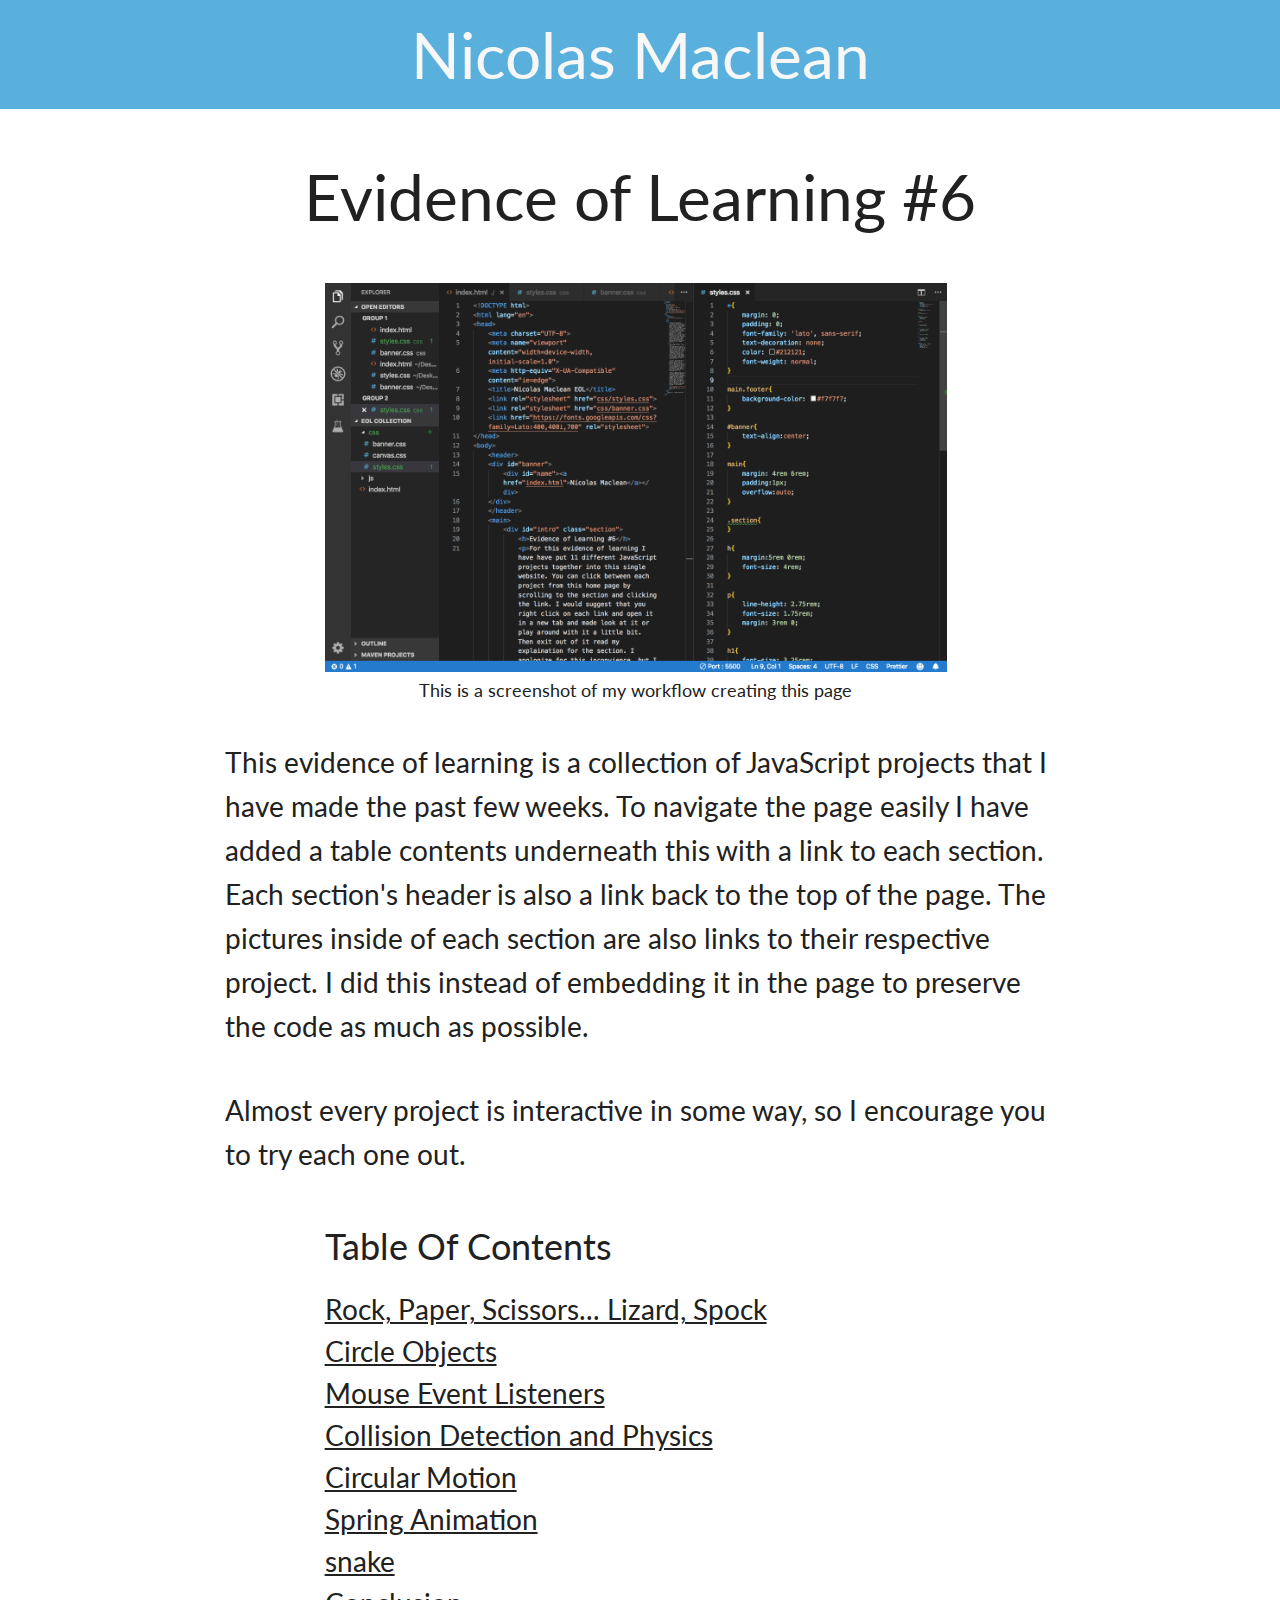
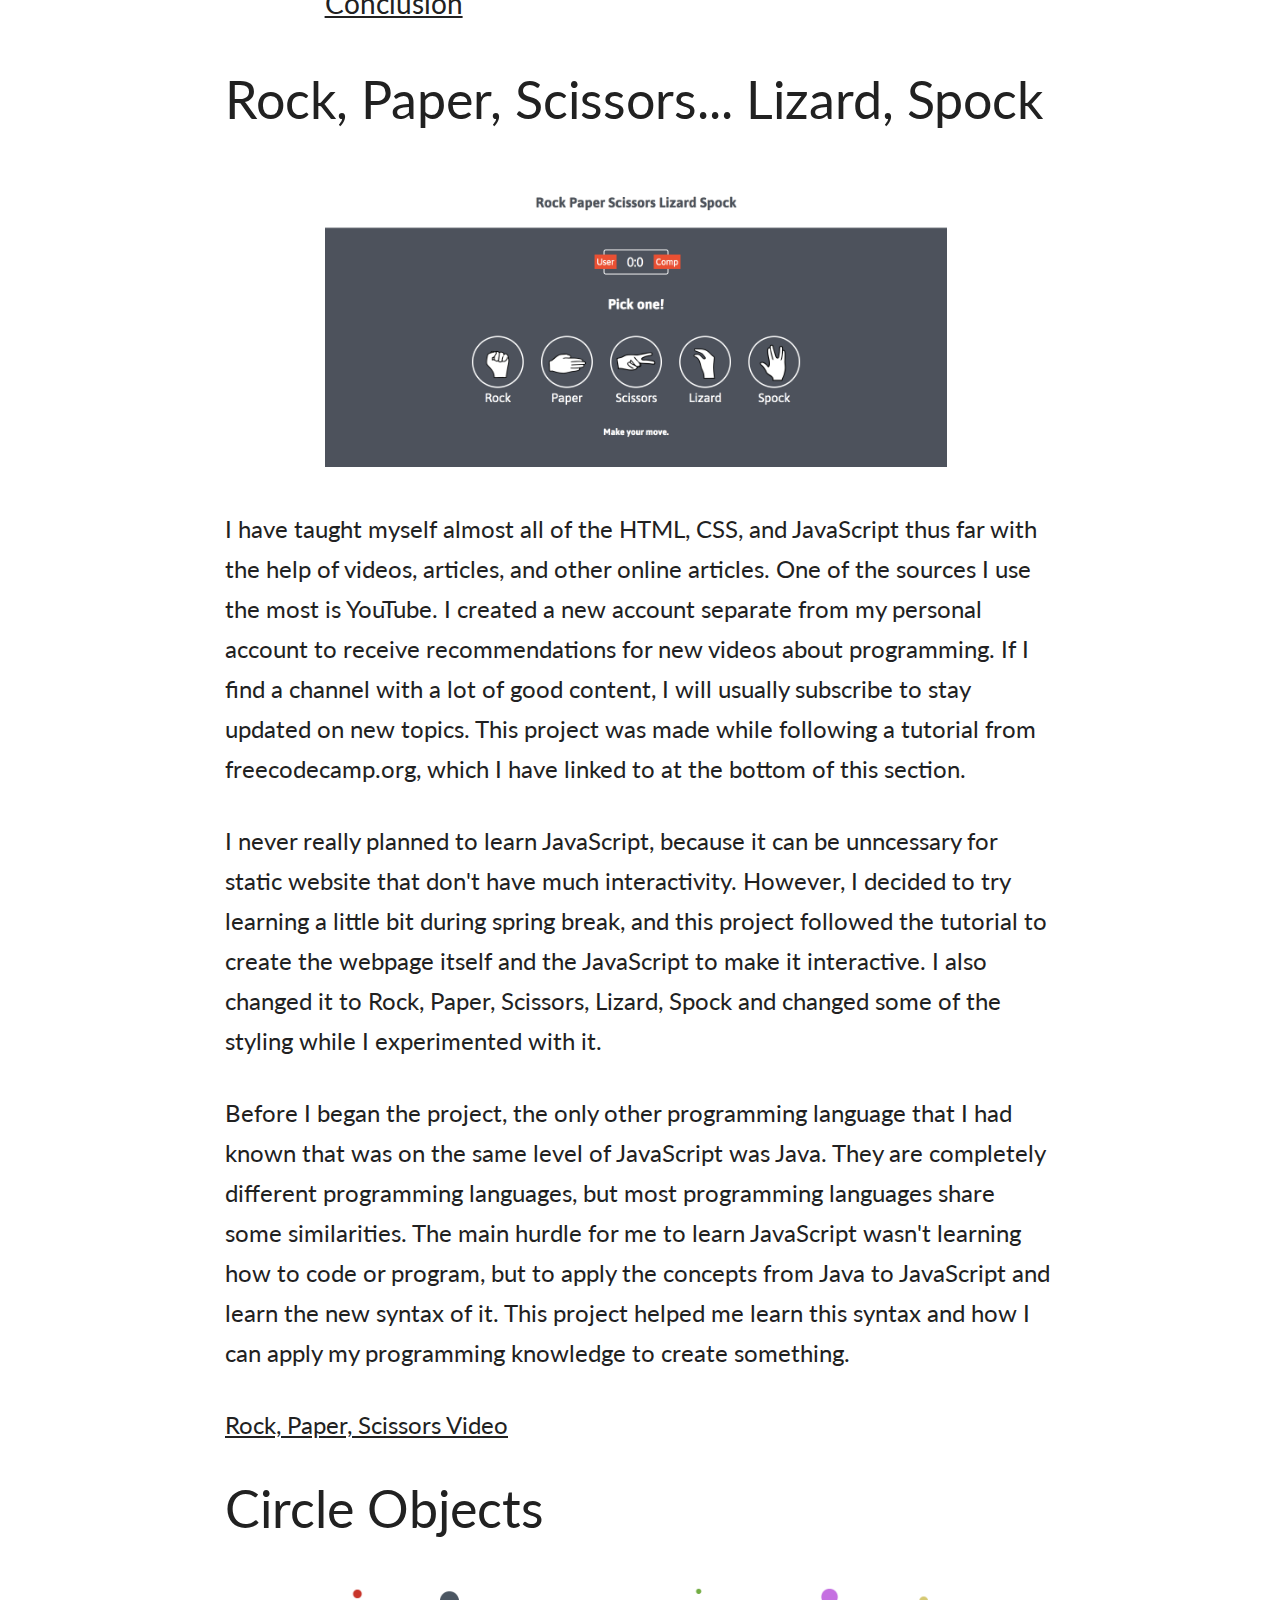
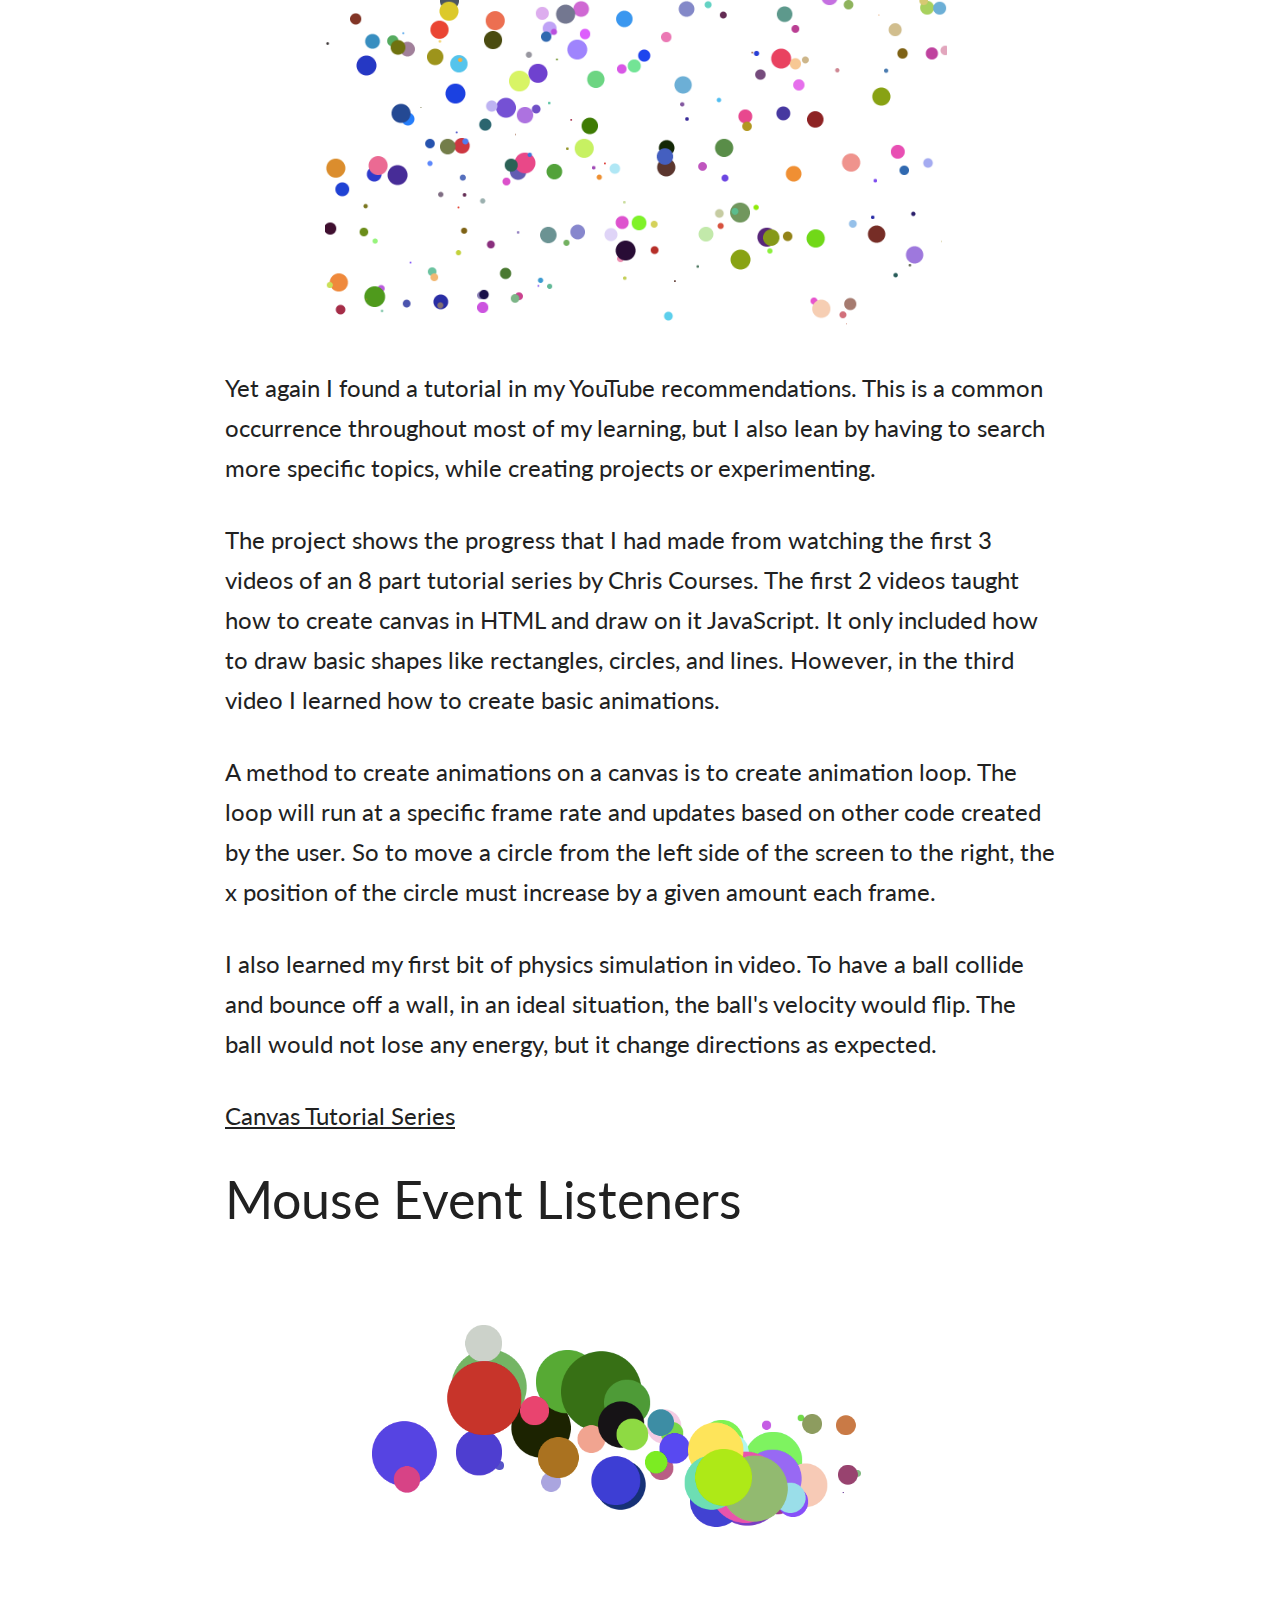
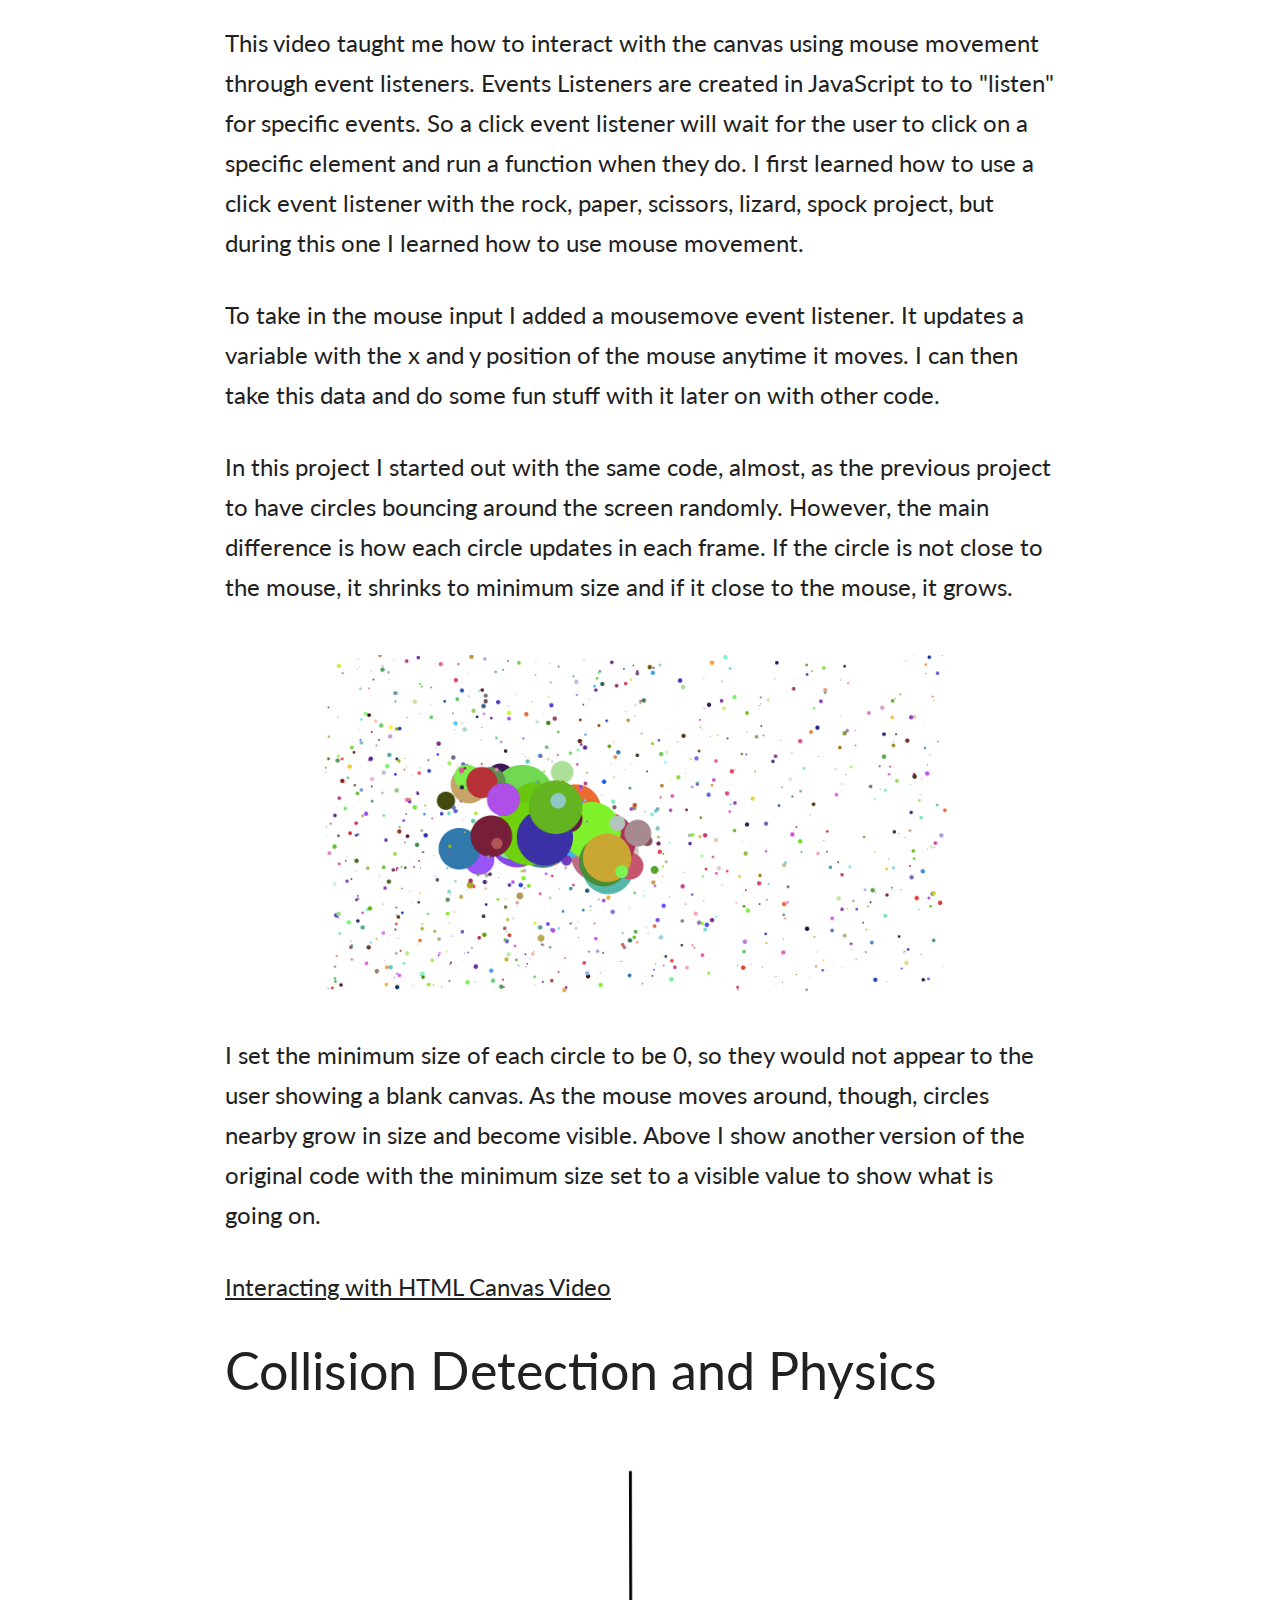
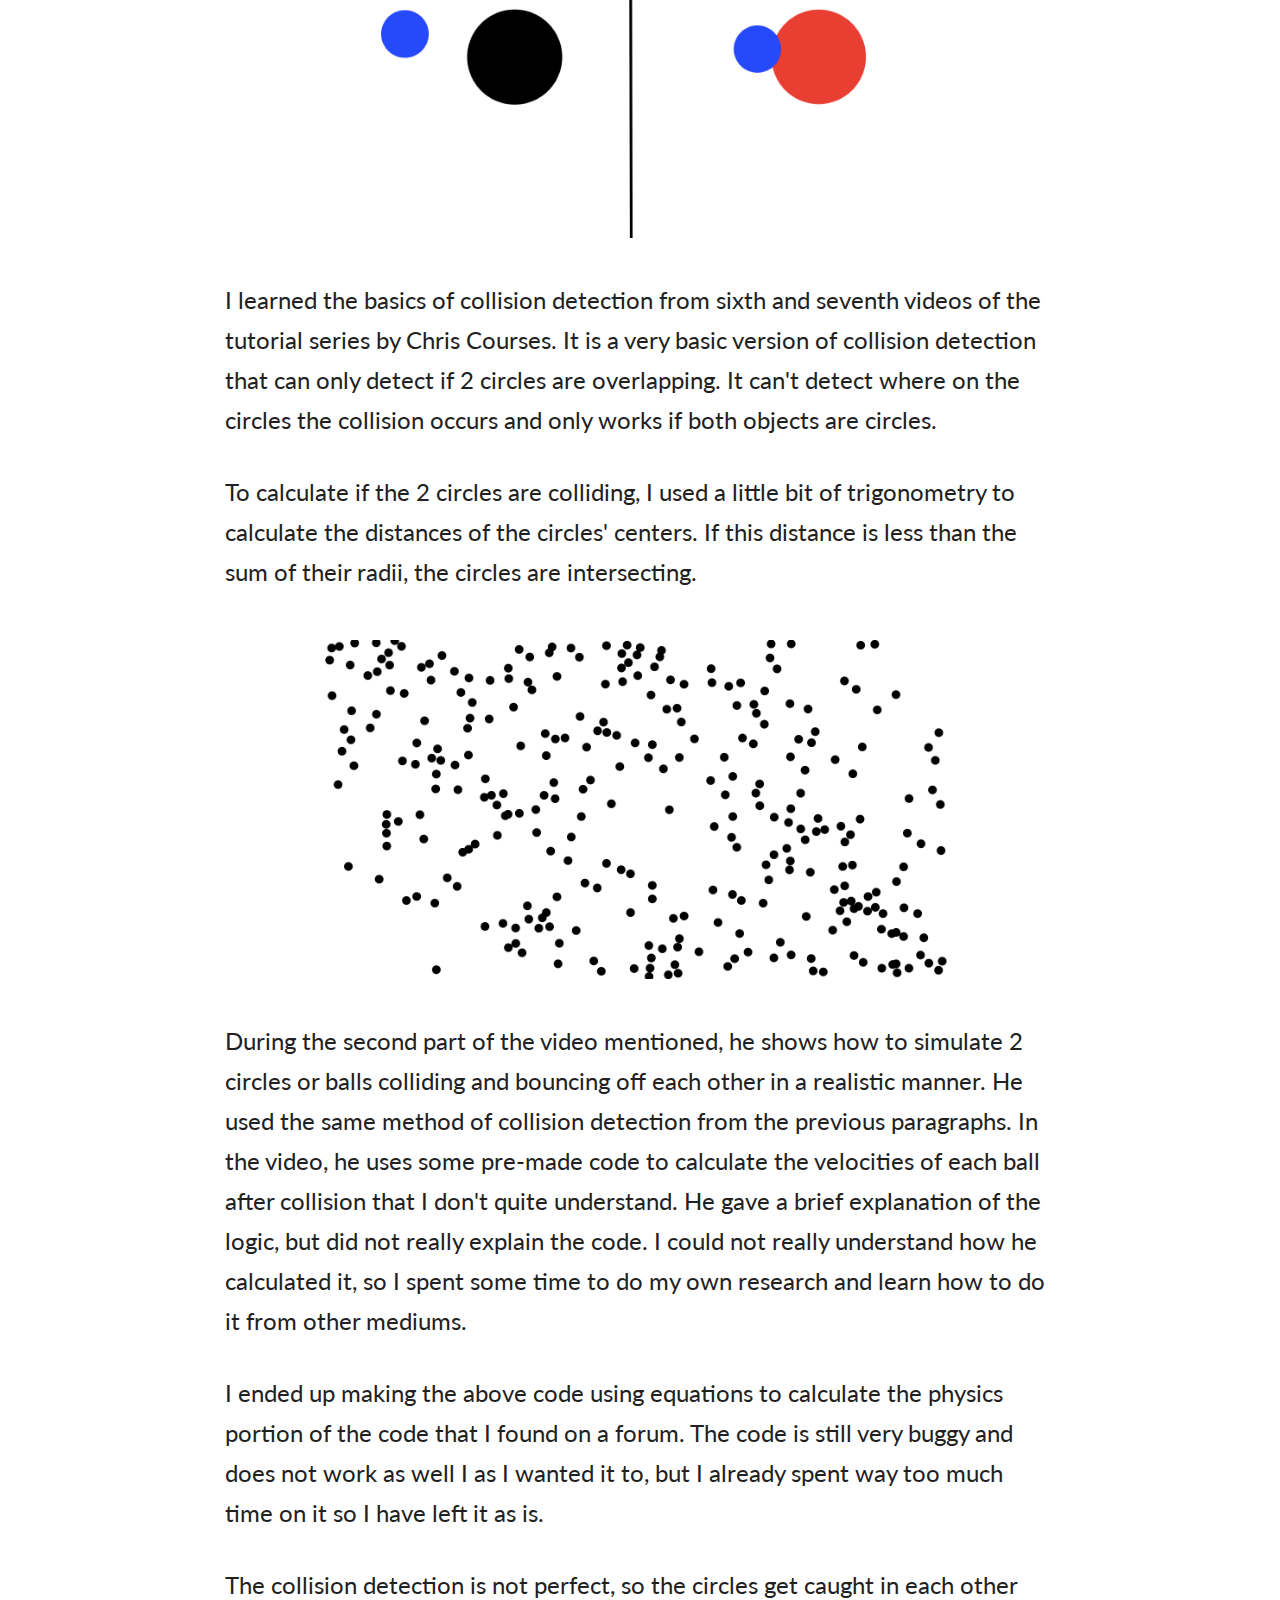
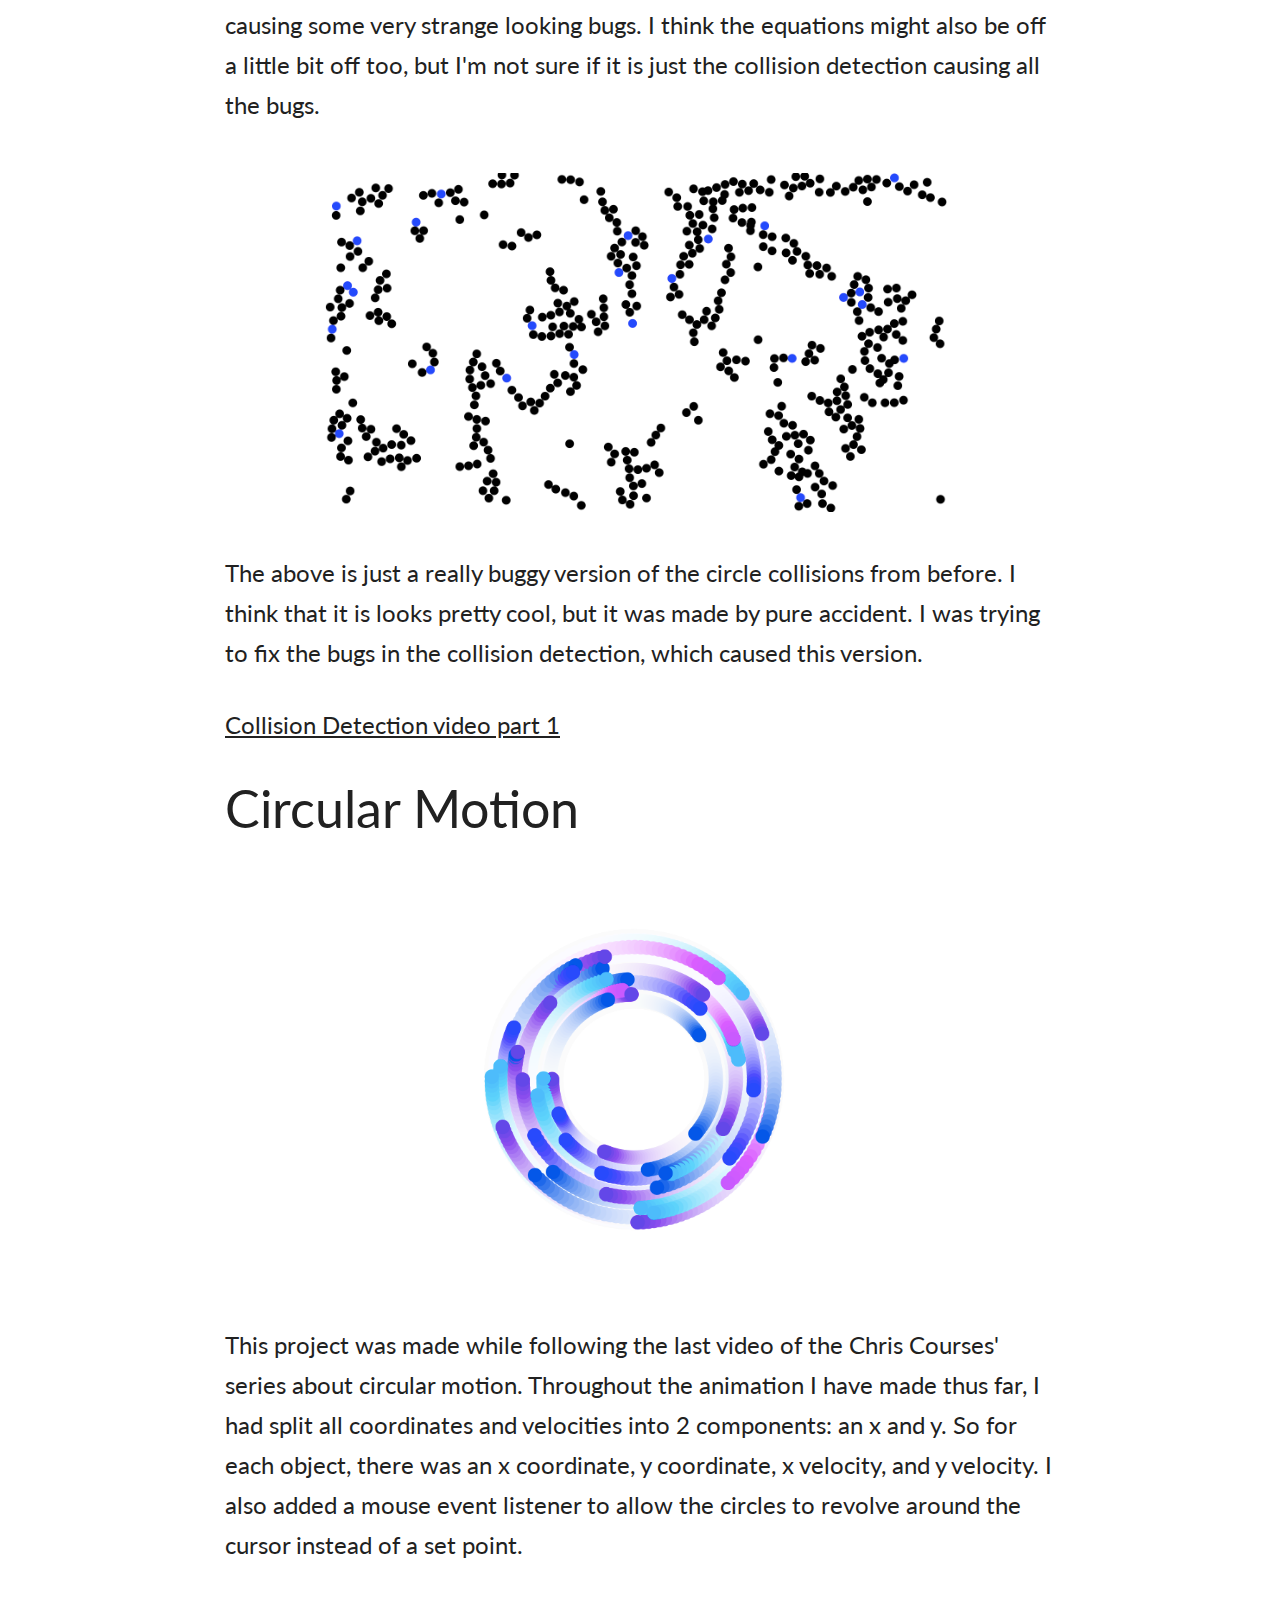
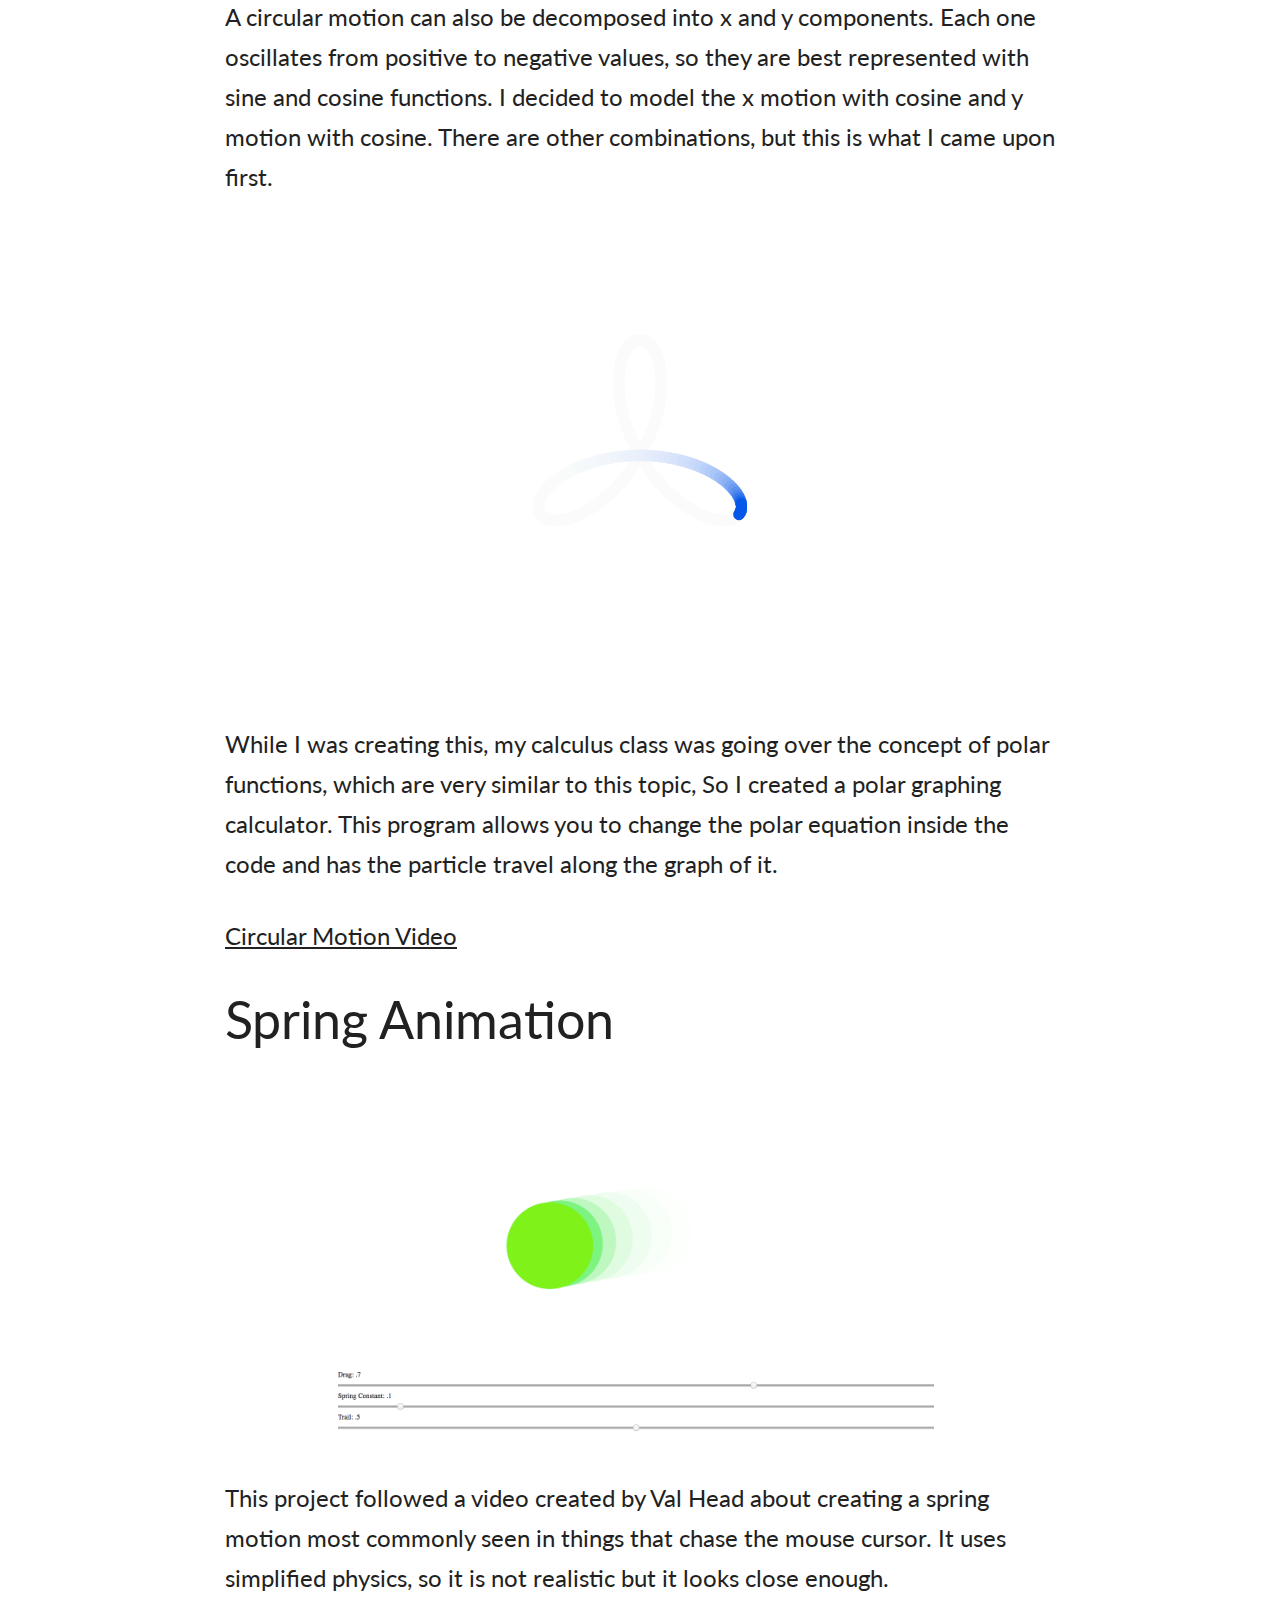
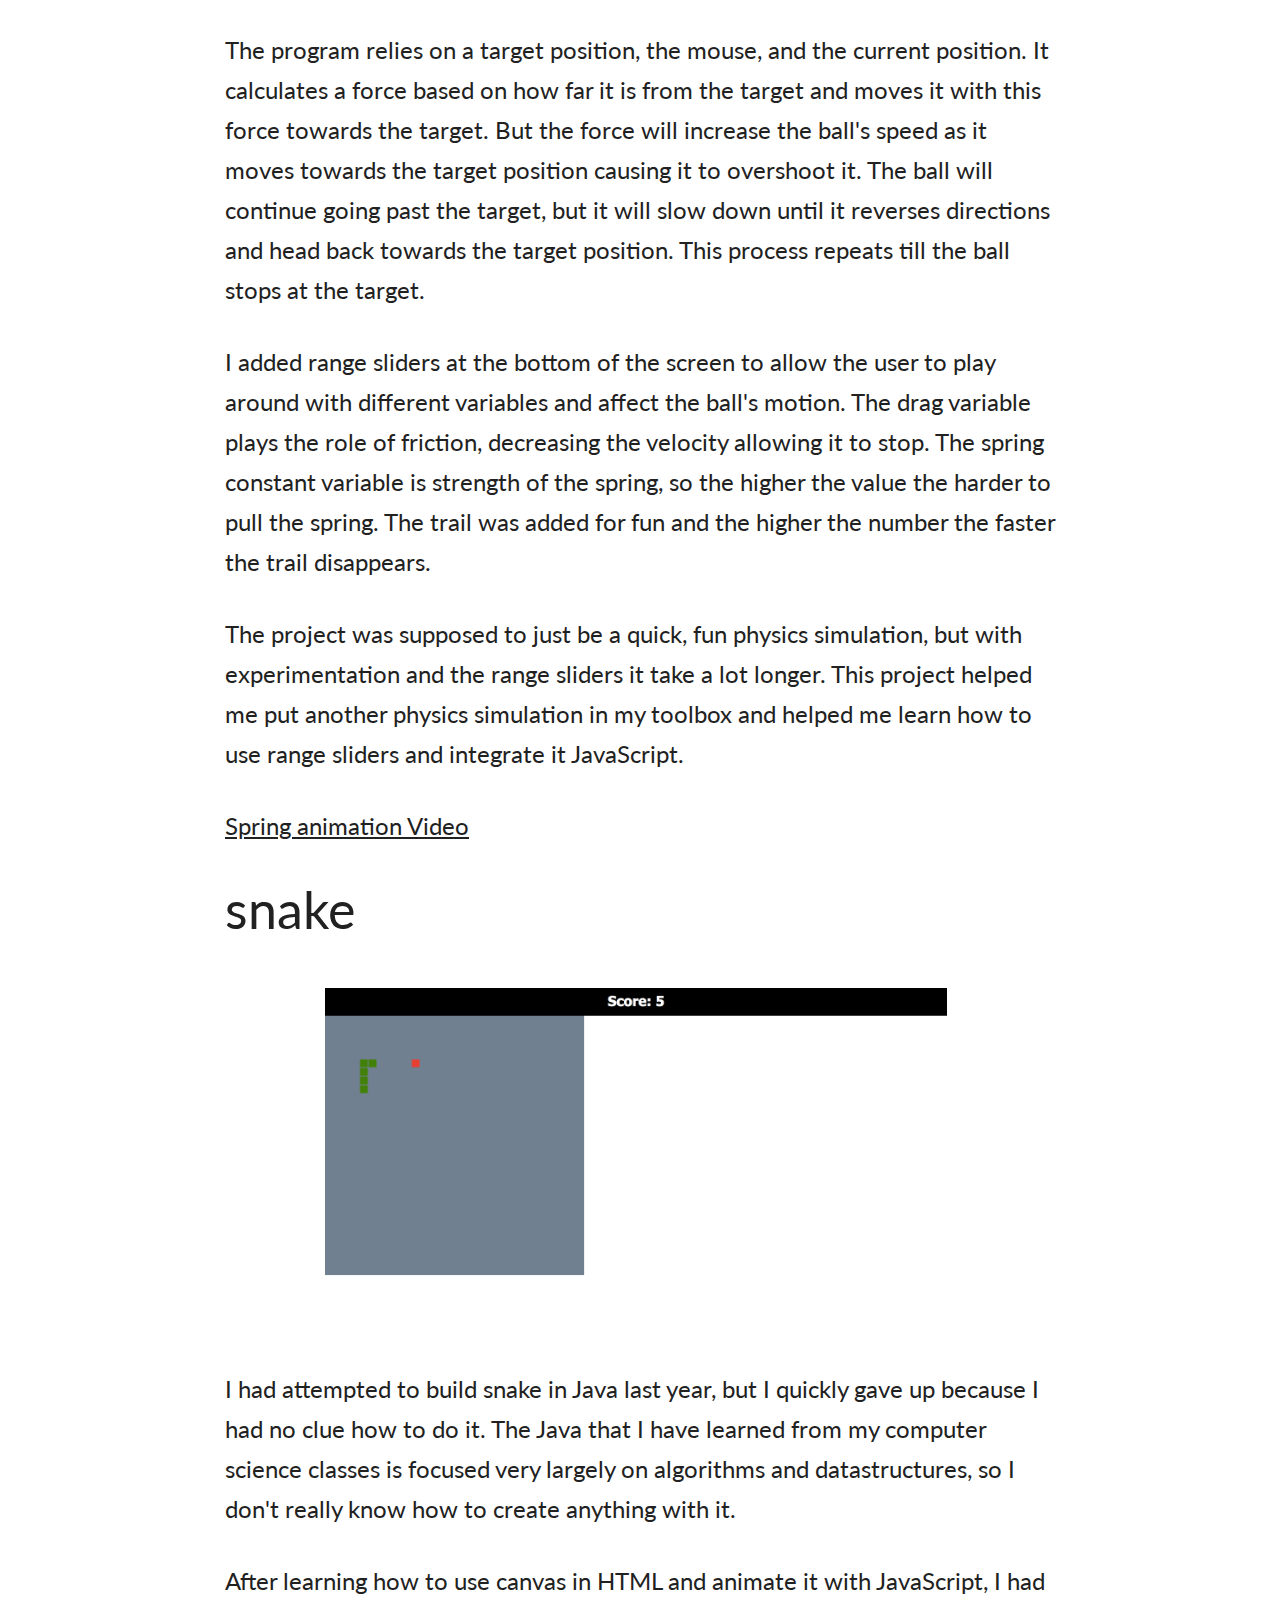
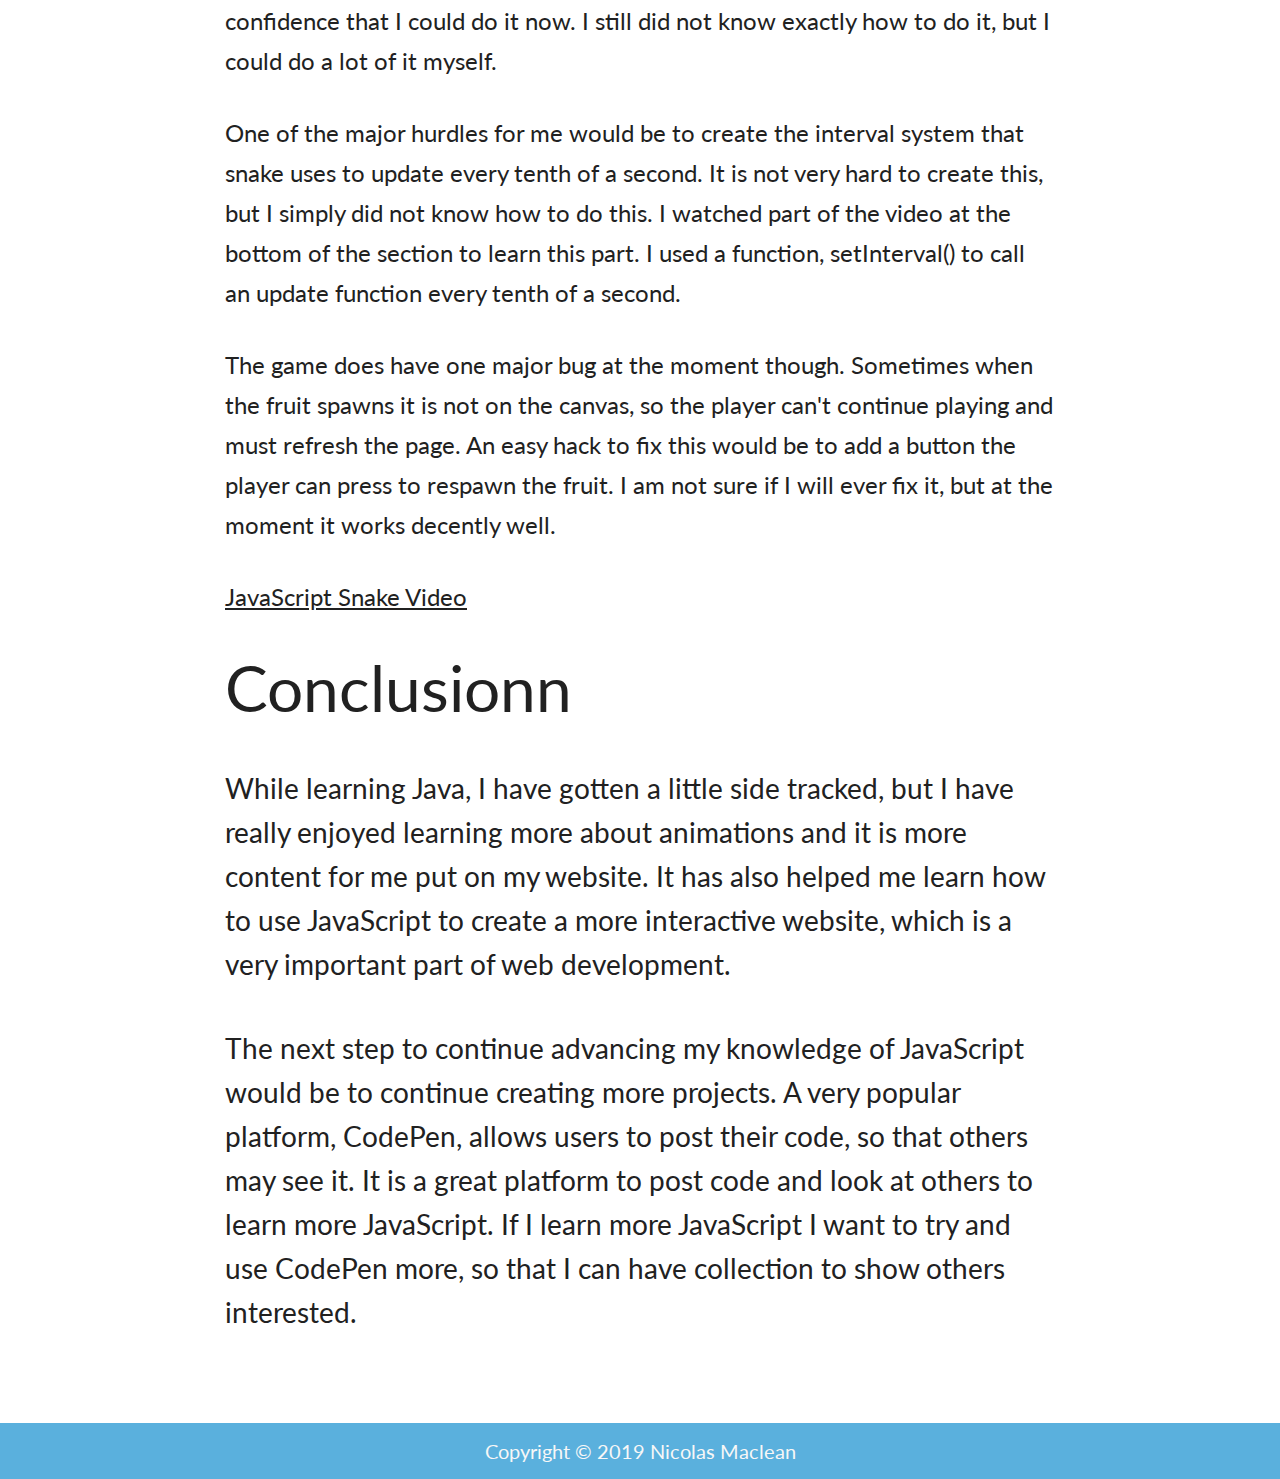
<file: index.html>
<!DOCTYPE html>
<html lang="en">
<head>
    <meta charset="UTF-8">
    <meta name="viewport" content="width=device-width, initial-scale=1.0">
    <meta http-equiv="X-UA-Compatible" content="ie=edge">
    <title>Nicolas Maclean EOL</title>
    <link rel="stylesheet" href="css/styles.css">
    <link rel="stylesheet" href="css/banner.css">
    <link href="https://fonts.googleapis.com/css?family=Lato:400,400i,700" rel="stylesheet">
</head>
<body>
    <header>
    <div id="banner">
        <div id="name">Nicolas Maclean</div>
    </div>
    </header>

    <main>
        <div id="intro">
            <h>Evidence of Learning #6</h>

            <div class="img">
                <img src="images/work.png"/>
                <p2>This is a screenshot of my workflow creating this page</p2>
            </div>

            <p>This evidence of learning is a collection of JavaScript projects that I have made the past few weeks. To navigate the page easily I have added a table contents underneath this with a link to each section. Each section's header is also a link back to the top of the page. The pictures inside of each section are also links to their respective project. I did this instead of embedding it in the page to preserve the code as much as possible.</p>

            <p>Almost every project is interactive in some way, so I encourage you to try each one out.</p>

            <div id="toc" class="img">
                <h3>Table Of Contents</h3>
                <ol>
                    <li><a href="#1" class="underline" id="a1">Rock, Paper, Scissors... Lizard, Spock</a></li>
                    <li><a href="#2" class="underline">Circle Objects</a></li>
                    <li><a href="#3" class="underline">Mouse Event Listeners</a></li>
                    <li><a href="#4" class="underline">Collision Detection and Physics</a></li>
                    <li><a href="#5" class="underline">Circular Motion</a></li>
                    <li><a href="#6" class="underline">Spring Animation</a></li>
                    <li><a href="#7" class="underline">snake</a></li>
                    <li><a href="#conclusion" class="underline">Conclusion</a></li>
                </ol>
            </div>
            <!-- change the anchor -->
        </div>
        <div id="1" class="section">
            <h1><a href="#toc">Rock, Paper, Scissors... Lizard, Spock</a></h1>

            <div class="img">
                <a href="rps.html" target="blank"><img src="images/rps.png"/></a>
            </div>

            <p1>I have taught myself almost all of the HTML, CSS, and JavaScript thus far with the help of videos, articles, and other online articles. One of the sources I use the most is YouTube. I created a new account separate from my personal account to receive recommendations for new videos about programming. If I find a channel with a lot of good content, I will usually subscribe to stay updated on new topics. This project was made while following a tutorial from freecodecamp.org, which I have linked to at the bottom of this section.</p1>
                
            <p1>I never really planned to learn JavaScript, because it can be unncessary for static website that don't have much interactivity. However, I decided to try learning a little bit during spring break, and this project followed the tutorial to create the webpage itself and the JavaScript to make it interactive. I also changed it to Rock, Paper, Scissors, Lizard, Spock and changed some of the styling while I experimented with it. </p1>
            
            <p1>Before I began the project, the only other programming language that I had known that was on the same level of JavaScript was Java. They are completely different programming languages, but most programming languages share some similarities. The main hurdle for me to learn JavaScript wasn't learning how to code or program, but to apply the concepts from Java to JavaScript and learn the new syntax of it. This project helped me learn this syntax and how I can apply my programming knowledge to create something.</p1>
            
            <p1 ><a href="https://www.youtube.com/watch?v=jaVNP3nIAv0" target="blank" class="underline">Rock, Paper, Scissors Video</a></p1>
        </div>
        
        <div id="2" class="section">
            <h1><a href="#toc">Circle Objects</a></h1>
            
            <div class="img">
                <a href="circles.html" target="blank"><img src="images/circles.png"/></a>
            </div>
            
            <p1>Yet again I found a tutorial in my YouTube recommendations. This is a common occurrence throughout most of my learning, but I also lean by having to search more specific topics, while creating projects or experimenting.</p1>

            <p1>The project shows the progress that I had made from watching the first 3 videos of an 8 part tutorial series by Chris Courses. The first 2 videos taught how to create canvas in HTML and draw on it JavaScript. It only included how to draw basic shapes like rectangles, circles, and lines. However, in the third video I learned how to create basic animations.</p1>

            <p1>A method to create animations on a canvas is to create animation loop. The loop will run at a specific frame rate and updates based on other code created by the user. So to move a circle from the left side of the screen to the right, the x position of the circle must increase by a given amount each frame.</p1>

            <p1>I also learned my first bit of physics simulation in video. To have a ball collide and bounce off a wall, in an ideal situation, the ball's velocity would flip. The ball would not lose any energy, but it change directions as expected.</p1>
            
            <p1><a href="https://www.youtube.com/watch?v=yq2au9EfeRQ&list=PLpPnRKq7eNW3We9VdCfx9fprhqXHwTPXL&index=3" target="blank" class="underline">Canvas Tutorial Series</a></p1>
        </div>

        <div id="3" class="section">
            <h1><a href="#toc">Mouse Event Listeners</a></h1>

            <div class="img">
                <a href="mouseCircles.html" target="blank"><img src="images/mouseCircles.png"/></a>
            </div>

            <p1>This video taught me how to interact with the canvas using mouse movement through event listeners. Events Listeners are created in JavaScript to to "listen" for specific events. So a click event listener will wait for the user to click on a specific element and run a function when they do. I first learned how to use a click event listener with the rock, paper, scissors, lizard, spock project, but during this one I learned how to use mouse movement.</p1>

            <p1>To take in the mouse input I added a mousemove event listener. It updates a variable with the x and y position of the mouse anytime it moves. I can then take this data and do some fun stuff with it later on with other code.</p1>

            <p1>In this project I started out with the same code, almost, as the previous project to have circles bouncing around the screen randomly. However, the main difference is how each circle updates in each frame. If the circle is not close to the mouse, it shrinks to minimum size and if it close to the mouse, it grows.</p1>

            <div class="img">
                <a href="mouseCircles2.html" target="blank"><img src="images/mouseCircles2.png"/></a>
            </div>

            <p1>I set the minimum size of each circle to be 0, so they would not appear to the user showing a blank canvas. As the mouse moves around, though, circles nearby grow in size and become visible. Above I show another version of the original code with the minimum size set to a visible value to show what is going on.</p1>

            <p1><a href="https://www.youtube.com/watch?v=vxljFhP2krI&list=PLpPnRKq7eNW3We9VdCfx9fprhqXHwTPXL&t=3s&index=5" target="blank" class="underline">Interacting with HTML Canvas Video</a></p1>
        </div>

        <div id="4" class="section">
            <h1><a href="#toc">Collision Detection and Physics</a></h1>

            <div class="img">
                <a href="collision.html" target="blank"><img src="images/collision.png"/></a>
            </div>

            <p1>I learned the basics of collision detection from sixth and seventh videos of the tutorial series by Chris Courses. It is a very basic version of collision detection that can only detect if 2 circles are overlapping. It can't detect where on the circles the collision occurs and only works if both objects are circles.</p1>

            <p1>To calculate if the 2 circles are colliding, I used a little bit of trigonometry to calculate the distances of the circles' centers. If this distance is less than the sum of their radii, the circles are intersecting.</p1>

            <div class="img">
                <a href="particleCollisions.html" target="blank"><img src="images/particleCollision.png"/></a>
            </div>

            <p1>During the second part of the video mentioned, he shows how to simulate 2 circles or balls colliding and bouncing off each other in a realistic manner. He used the same method of collision detection from the previous paragraphs. In the video, he uses some pre-made code to calculate the velocities of each ball after collision that I don't quite understand. He gave a brief explanation of the logic, but did not really explain the code. I could not really understand how he calculated it, so I spent some time to do my own research and learn how to do it from other mediums.</p1>

            <p1>I ended up making the above code using equations to calculate the physics portion of the code that I found on a forum. The code is still very buggy and does not work as well I as I wanted it to, but I already spent way too much time on it so I have left it as is.</p1>

            <p1>The collision detection is not perfect, so the circles get caught in each other causing some very strange looking bugs. I think the equations might also be off a little bit off too, but I'm not sure if it is just the collision detection causing all the bugs.</p1>

            <div class="img">
                <a href="molecules.html" target="blank"><img src="images/particleCollision1.png"/></a>
            </div>

            <p1>The above is just a really buggy version of the circle collisions from before. I think that it is looks pretty cool, but it was made by pure accident. I was trying to fix the bugs in the collision detection, which caused this version.</p1>

            <p1><a href="https://www.youtube.com/watch?v=XYzA_kPWyJ8&list=PLpPnRKq7eNW3We9VdCfx9fprhqXHwTPXL&index=6" target="blank" class="underline">Collision Detection video part 1</a></p1>            
        </div>
        
        <div id="5" class="section">
            <h1><a href="#toc">Circular Motion</a></h1>

            <div class="img">
                <a href="circularMotion.html" target="blank"><img src="images/circlularMotion.png"/></a>
            </div>

            <p1>This project was made while following the last video of the Chris Courses' series about circular motion. Throughout the animation I have made thus far, I had split all coordinates and velocities into 2 components: an x and y. So for each object, there was an x coordinate, y coordinate, x velocity, and y velocity. I also added a mouse event listener to allow the circles to revolve around the cursor instead of a set point.</p1>

            <p1>A circular motion can also be decomposed into x and y components. Each one oscillates from positive to negative values, so they are best represented with sine and cosine functions. I decided to model the x motion with cosine and y motion with cosine. There are other combinations, but this is what I came upon first.</p1>

            <div id="images">
                <a href="polar.html" target="blank"><img src="images/polar.png"></a>
            </div>

            <p1> While I was creating this, my calculus class was going over the concept of polar functions, which are very similar to this topic, So I created a polar graphing calculator. This program allows you to change the polar equation inside the code and has the particle travel along the graph of it.</p1>

            <p1><a href="https://www.youtube.com/watch?v=raXW5J1Te7Y&list=PLpPnRKq7eNW3We9VdCfx9fprhqXHwTPXL&index=8" target="blank" class="underline">Circular Motion Video</a></p1>
        </div>
        
        <div id="6" class="section">
            <h1><a href="#toc">Spring Animation</a></h1>

            <div class="img">
                <a href="spring.html" target="blank"><img src="images/spring.png"/></a>
            </div>

            <p1>This project followed a video created by Val Head about creating a spring motion most commonly seen in things that chase the mouse cursor. It uses simplified physics, so it is not realistic but it looks close enough.</p1>

            <p1>The program relies on a target position, the mouse, and the current position. It calculates a force based on how far it is from the target and moves it with this force towards the target. But the force will increase the ball's speed as it moves towards the target position causing it to overshoot it. The ball will continue going past the target, but it will slow down until it reverses directions and head back towards the target position. This process repeats till the ball stops at the target.</p1>

            <p1>I added range sliders at the bottom of the screen to allow the user to play around with different variables and affect the ball's motion. The drag variable plays the role of friction, decreasing the velocity allowing it to stop. The spring constant variable is strength of the spring, so the higher the value the harder to pull the spring. The trail was added for fun and the higher the number the faster the trail disappears.</p1>

            <p1>The project was supposed to just be a quick, fun physics simulation, but with experimentation and the range sliders it take a lot longer. This project helped me put another physics simulation in my toolbox and helped me learn how to use range sliders and integrate it JavaScript.</p1>

            <p1><a href="https://www.youtube.com/watch?v=VWfXiSUDquw&t=183s" target="blank" class="underline">Spring animation Video</a></p1>
        </div>
        
        
        <div id="7" class="section">
            <h1><a href="#toc">snake</a></h1>
            
            <div class="img">
                <a href="snake.html" target="blank"><img src="images/snake.png"/></a>
            </div>

            <p1>I had attempted to build snake in Java last year, but I quickly gave up because I had no clue how to do it. The Java that I have learned from my computer science classes is focused very largely on algorithms and datastructures, so I don't really know how to create anything with it.</p1>

            <p1>After learning how to use canvas in HTML and animate it with JavaScript, I had confidence that I could do it now. I still did not know exactly how to do it, but I could do a lot of it myself. </p1>

            <p1>One of the major hurdles for me would be to create the interval system that snake uses to update every tenth of a second. It is not very hard to create this, but I simply did not know how to do this. I watched part of the video at the bottom of the section to learn this part. I used a function, setInterval() to call an update function every tenth of a second.</p1>

            <p1>The game does have one major bug at the moment though. Sometimes when the fruit spawns it is not on the canvas, so the player can't continue playing and must refresh the page. An easy hack to fix this would be to add a button the player can press to respawn the fruit. I am not sure if I will ever fix it, but at the moment it works decently well.</p1>
            
            <p1><a href="https://www.youtube.com/watch?v=21eSpMtJwrc" target="blank" class="underline">JavaScript Snake Video</a></p1>
        </div>

        <div class="section">
            <h><a href="#toc">Conclusion</a>n</h>
            <p>While learning Java, I have gotten a little side tracked, but I have really enjoyed learning more about animations and it is more content for me put on my website. It has also helped me learn how to use JavaScript to create a more interactive website, which is a very important part of web development.</p>

            <p>The next step to continue advancing my knowledge of JavaScript would be to continue creating more projects. A very popular platform, CodePen, allows users to post their code, so that others may see it. It is a great platform to post code and look at others to learn more JavaScript. If I learn more JavaScript I want to try and use CodePen more, so that I can have collection to show others interested.</p>
        </div>
    </main>

    <footer>
        Copyright &copy; 2019 Nicolas Maclean
    </footer>

    <script src="js/app.js"></script>
</body>
</html>
</file>
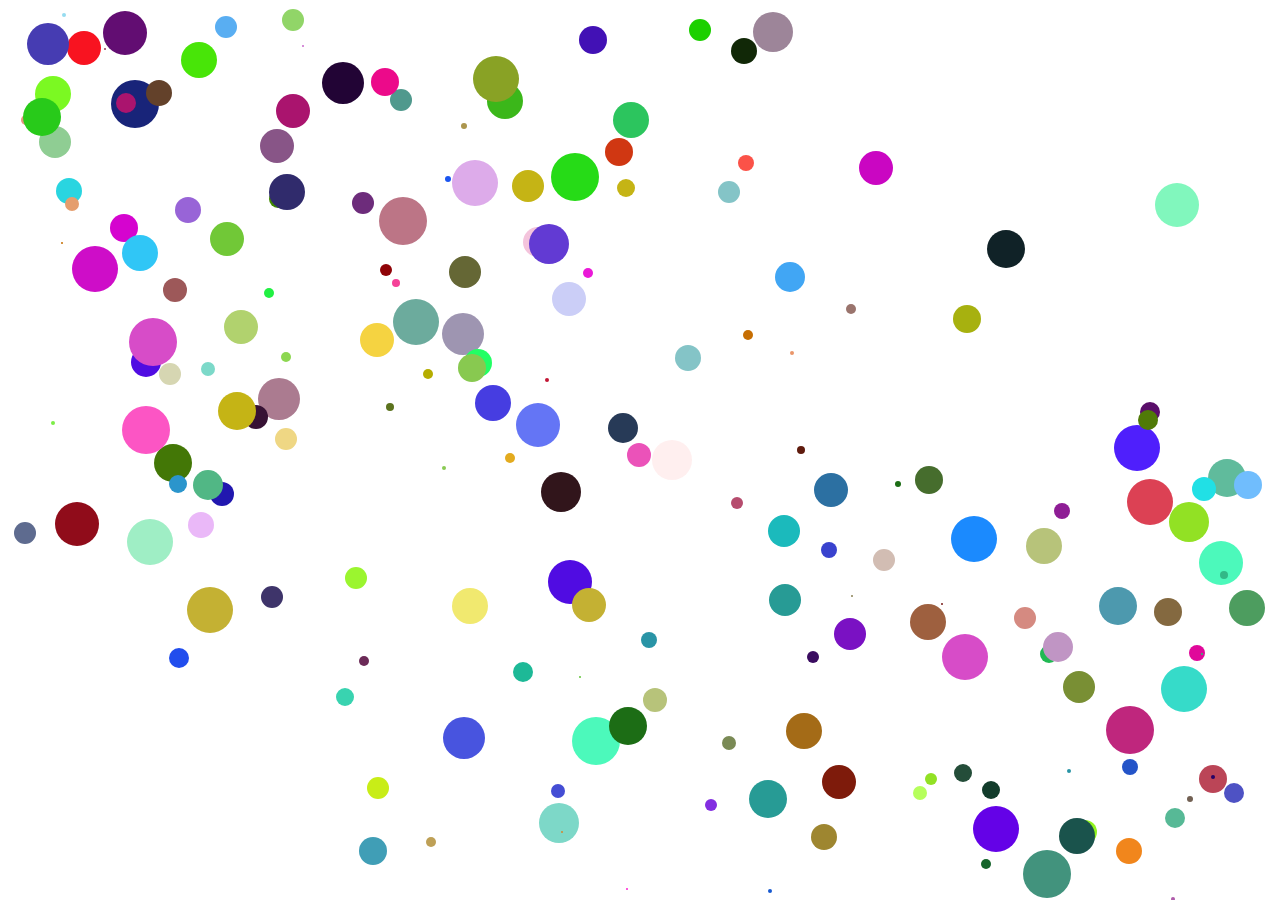
<file: circles.html>
<!DOCTYPE html>
<html lang="en">
<head>
    <meta charset="UTF-8">
    <meta name="viewport" content="width=device-width, initial-scale=1.0">
    <meta http-equiv="X-UA-Compatible" content="ie=edge">
    <title>Canvas</title>
    <link rel="stylesheet" href="css/circles.css">
</head>
<body>
    <canvas id="canvas"></canvas>
    <script src="js/circles.js"></script>
</body>
</html>
</file>
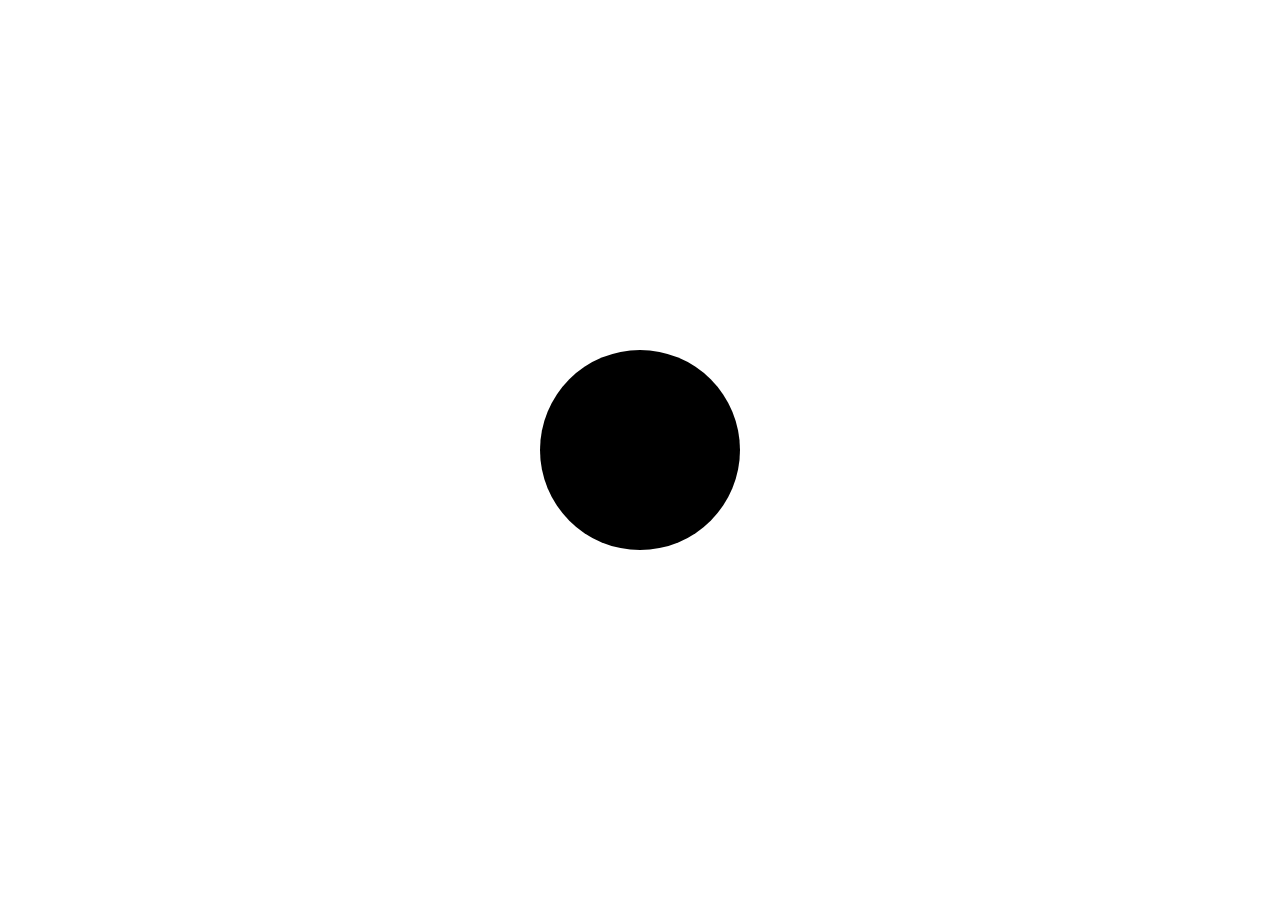
<file: collision.html>
<!DOCTYPE html>
<html lang="en">
<head>
    <meta charset="UTF-8">
    <meta name="viewport" content="width=device-width, initial-scale=1.0">
    <meta http-equiv="X-UA-Compatible" content="ie=edge">
    <title>Collision Detection</title>
    <link rel="stylesheet" href="css/collision.css">
</head>
<body>
    <canvas id="canvas"></canvas>
    <script src="js/collisions.js"></script>
</body>
</html>
</file>
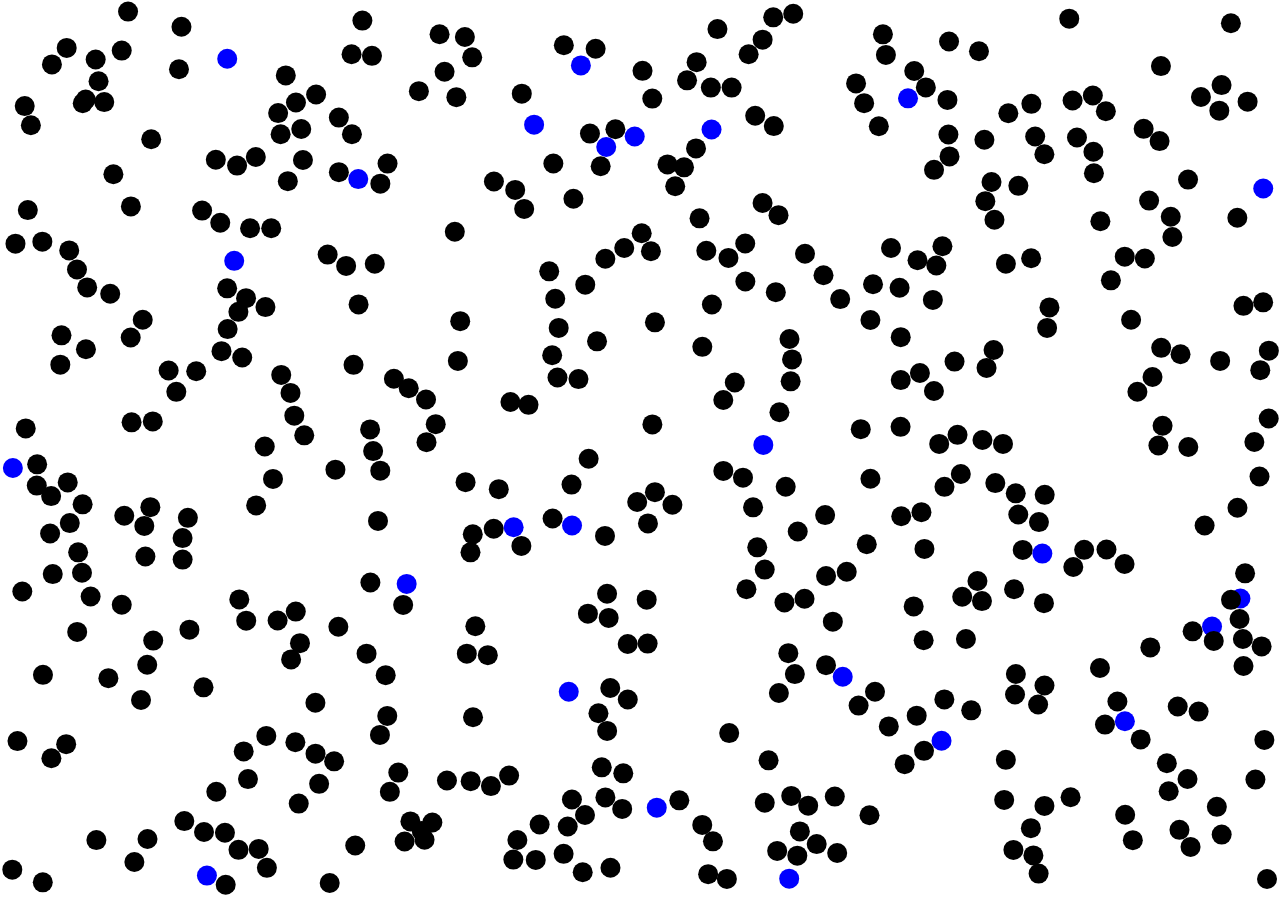
<file: molecules.html>
<!DOCTYPE html>
<html lang="en">
<head>
    <meta charset="UTF-8">
    <meta name="viewport" content="width=device-width, initial-scale=1.0">
    <meta http-equiv="X-UA-Compatible" content="ie=edge">
    <title>Colliding Balls</title>
    <link rel="stylesheet" href="css/molecules.css">
</head>
<body>
    <canvas id="canvas"></canvas>
    <script src="js/moleculesP.js"></script>
    <script src="js/molecules.js"></script>
</body>
</html>
</file>
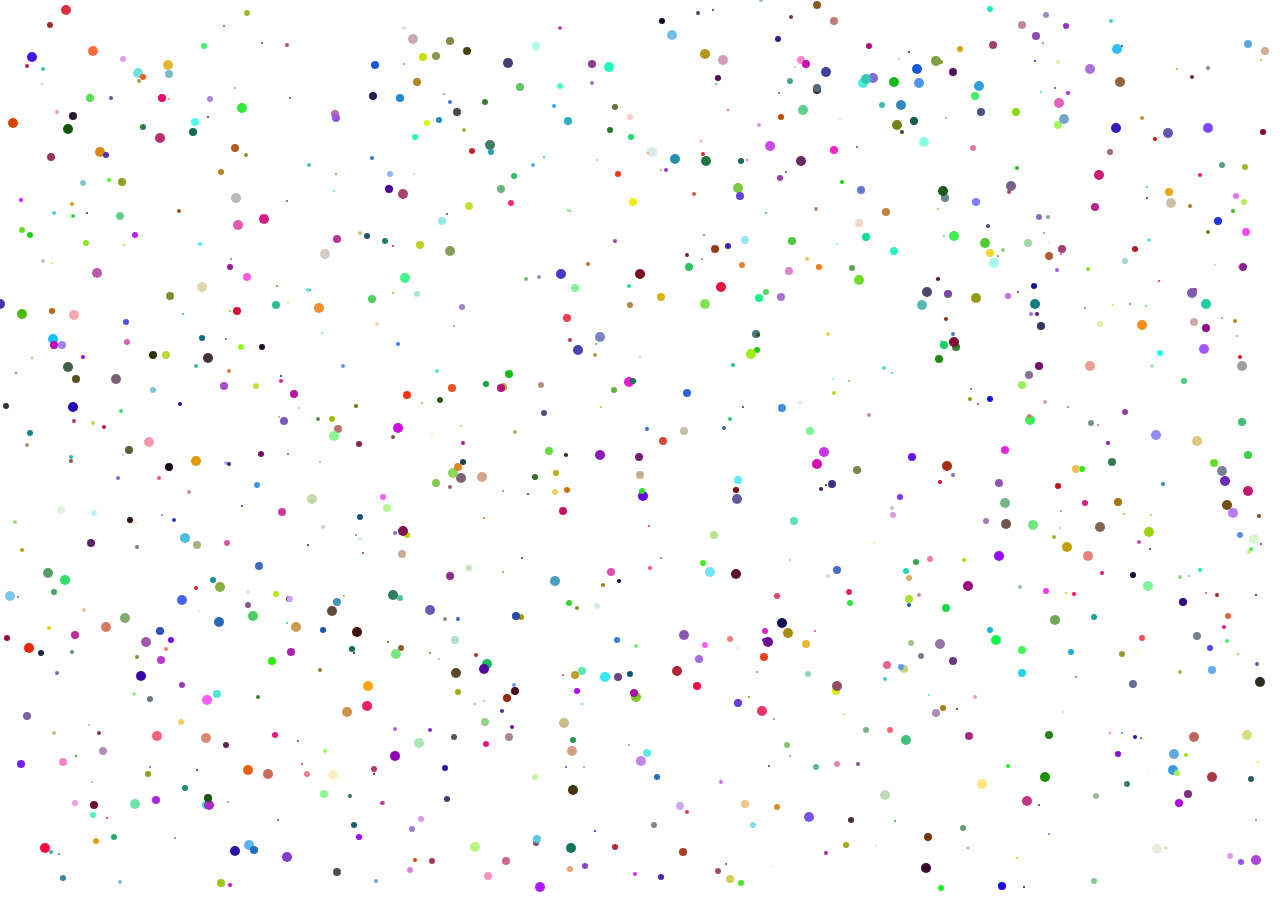
<file: mouseCircles2.html>
<!DOCTYPE html>
<html lang="en">
<head>
    <meta charset="UTF-8">
    <meta name="viewport" content="width=device-width, initial-scale=1.0">
    <meta http-equiv="X-UA-Compatible" content="ie=edge">
    <title>Canvas</title>
    <link rel="stylesheet" href="css/mouseCircles2.css">
</head>
<body>
    <canvas id="canvas"></canvas>
    <script src="js/mouseCircles2.js"></script>
</body>
</html>
</file>
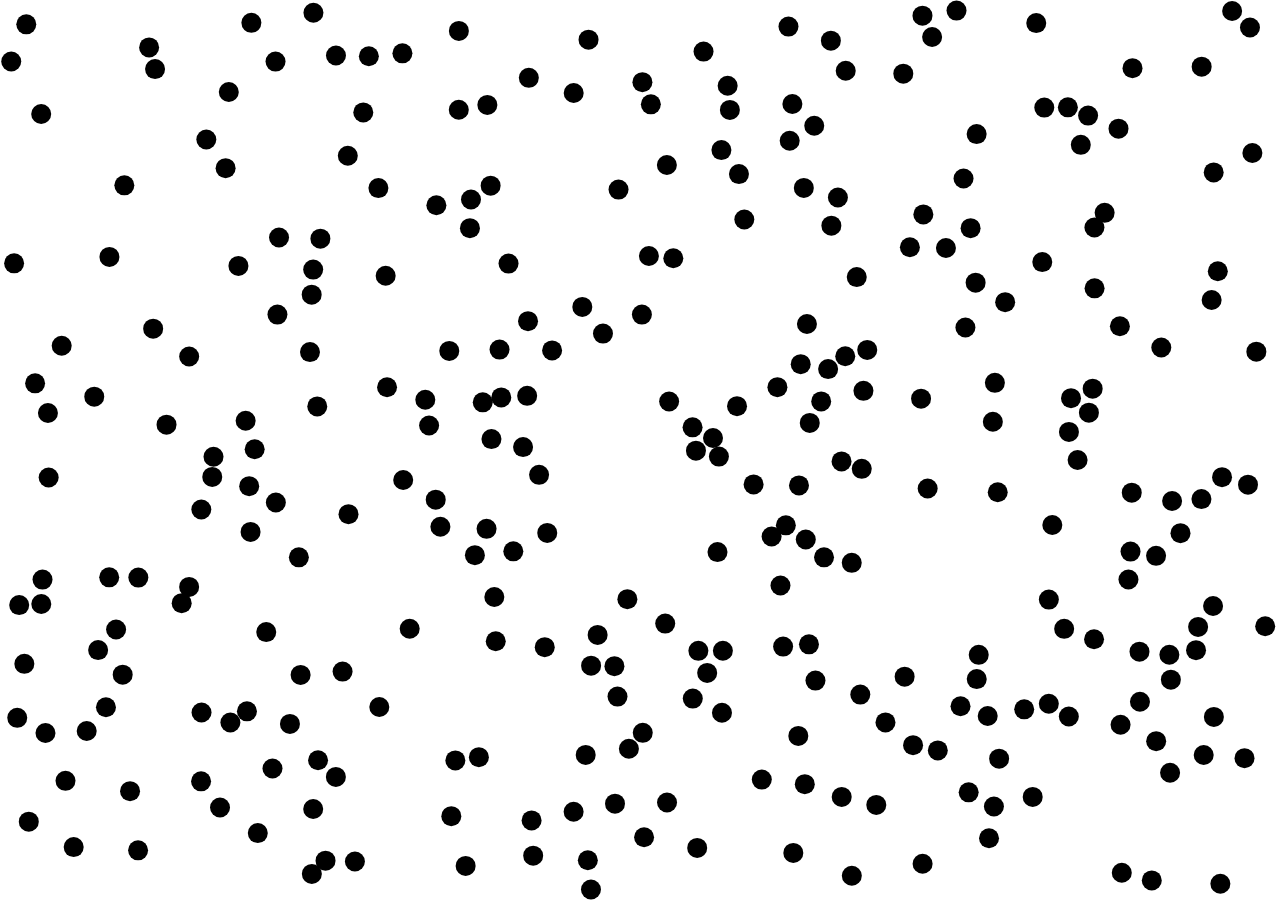
<file: particleCollisions.html>
<!DOCTYPE html>
<html lang="en">
<head>
    <meta charset="UTF-8">
    <meta name="viewport" content="width=device-width, initial-scale=1.0">
    <meta http-equiv="X-UA-Compatible" content="ie=edge">
    <title>Colliding Balls</title>
    <link rel="stylesheet" href="css/particleCollision.css">
</head>
<body>
    <canvas id="canvas"></canvas>
    <script src="js/particle.js"></script>
    <script src="js/particleCollision.js"></script>
</body>
</html>
</file>
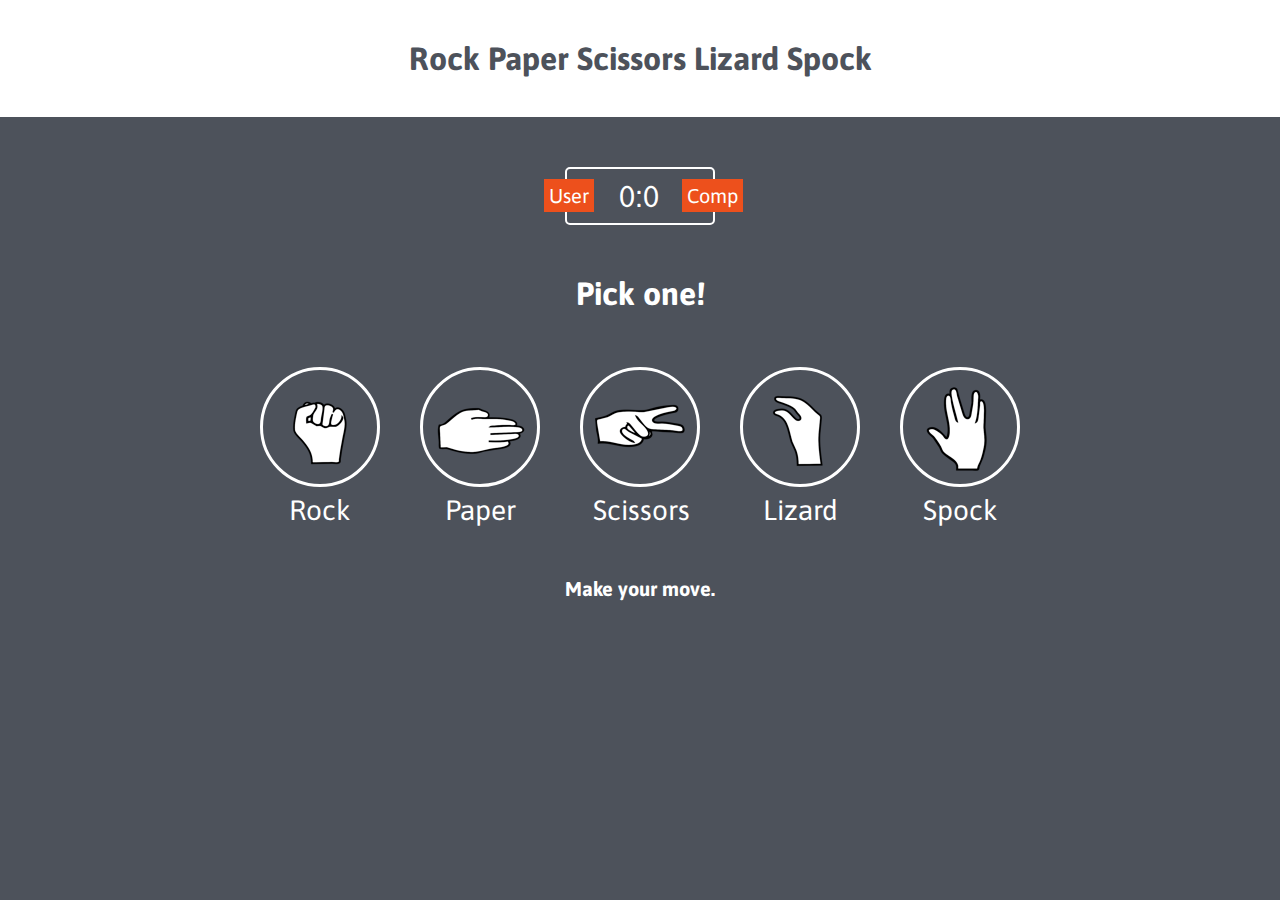
<file: rps.html>
<!DOCTYPE html>
<html lang="en">
<head>
    <meta charset="UTF-8">
    <meta name="viewport" content="width=device-width, initial-scale=1.0">
    <meta http-equiv="X-UA-Compatible" content="ie=edge">
    <title>Rock Paper Scissors Lizard Spock</title>
    <link rel="stylesheet" href="css/rps.css">
</head>
<body>
    <header>
        <h1 id="title">Rock Paper Scissors Lizard Spock</h1>
    </header>

    <div id="scoreboard" class="scoreboard">
        <p1 id="userTag">User</p1>
        <p1 id="compTag">Comp</p1>
        <span id="score"><span id="uScore">0</span>:<span id="cScore">0</span></span>
    </div>

    <div id="result">
        Pick one!
    </div>

    <div id="choices">
        <span class="choice" id="rock">
            <img src="images/rock.png"/>
            <span class="text">Rock</span>
        </span>
        <span class="choice" id="paper">
            <img src="images/paper.png"/>
            <span class="text">Paper</span>
        </span>
        <span class="choice" id="scissors">
            <img src="images/scissors.png"/>
            <span class="text">Scissors</span>
        </span>
        <span class="choice" id="lizard">
            <img src="images/lizard.png"/>
            <span class="text">Lizard</span>
        </span>
        <span class="choice" id="spock">
            <img src="images/spock.png"/>
            <span class="text">Spock</span>
        </span>
    </div>

    <h1 id="footer">Make your move.</h1>
    <script src="js/rps.js"></script>
</body>
</html>
</file>
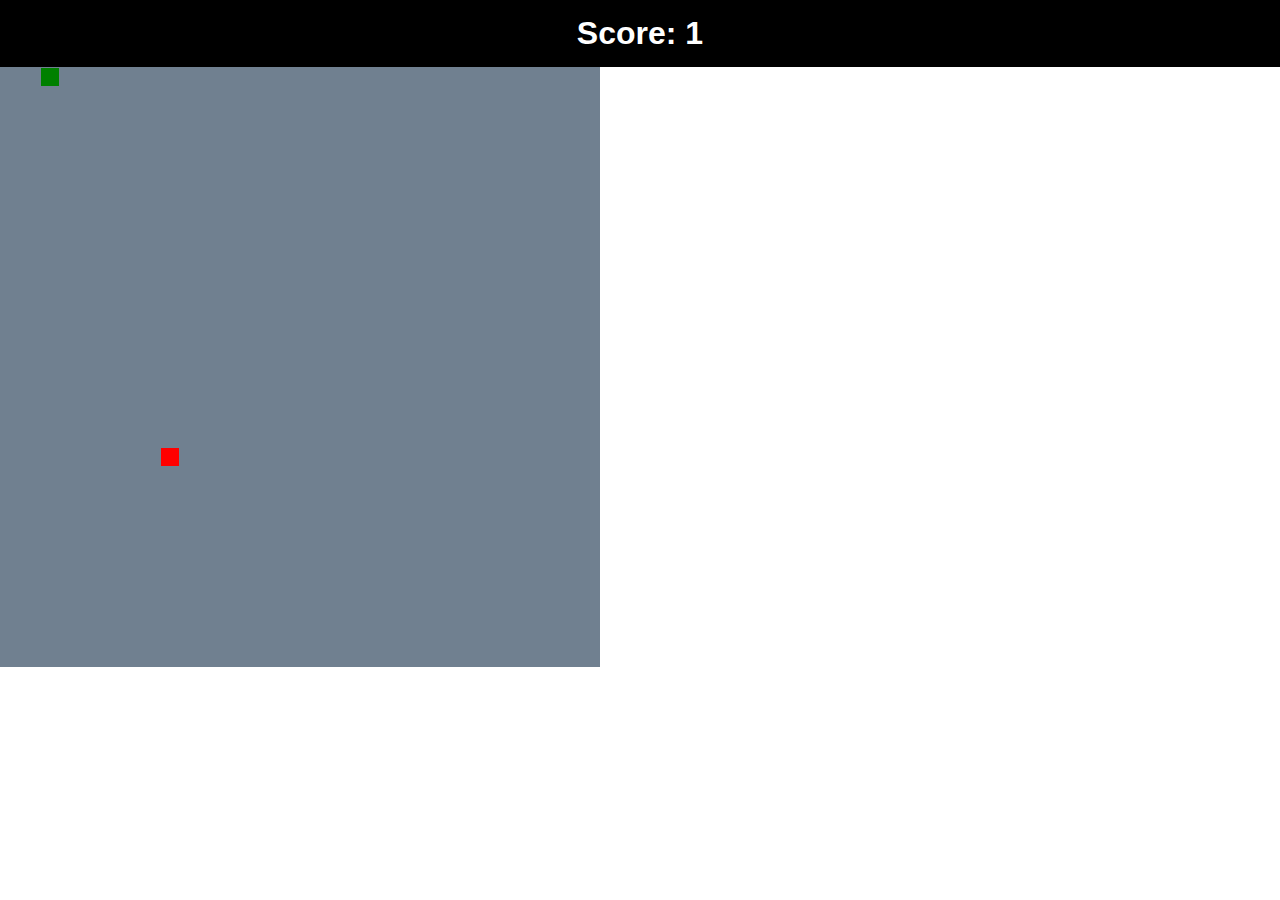
<file: snake.html>
<!DOCTYPE html>
<html lang="en">
<head>
    <meta charset="UTF-8">
    <meta name="viewport" content="width=device-width, initial-scale=1.0">
    <meta http-equiv="X-UA-Compatible" content="ie=edge">
    <title>JavaScript Snake</title>
    <link rel="stylesheet" href="css/snake.css">
</head>
<body>
    <div id="main">
        <h1>Score: <span id ="score">1</span></h1>
        <canvas id="canvas"></canvas>
        <script src="js/fruit.js"></script>
        <script src="js/snake.js"></script>
        <script src="js/sn.js"></script>
    </div>
</body>
</html>
</file>
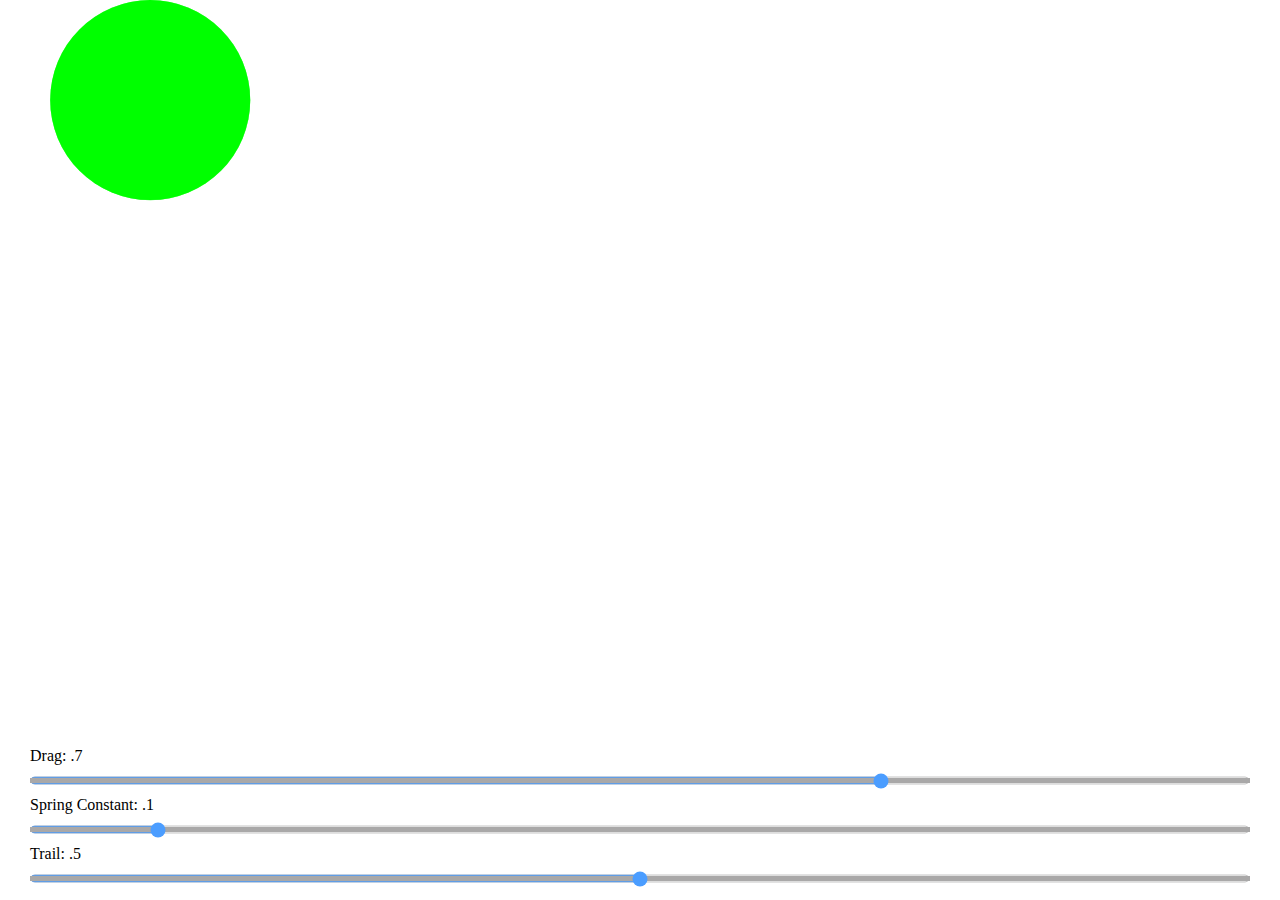
<file: spring.html>
<!DOCTYPE html>
<html lang="en">
<head>
    <meta charset="UTF-8">
    <meta name="viewport" content="width=device-width, initial-scale=1.0">
    <meta http-equiv="X-UA-Compatible" content="ie=edge">
    <title>Spring Motion</title>
    <link rel="stylesheet" href="css/spring.css">
</head>
<body>
    <canvas id="canvas"></canvas>
    <div id="sliderContainer">
        <span>Drag: <span id="drag">.7</span></span>
        <input type="range" min="0" max="100" value="70" class="slider" id="dragSlider">
        <span>Spring Constant: <span id="springConstant">.1</span></span>
        <input type="range" min="0" max="100" value="10" class="slider" id="SpringConstantSlider">
        <span>Trail: <span id="trail">.5</span></span>
        <input type="range" min="0" max="100" value="50" class="slider" id="trailSlider">
    </div>
    <script src="js/spring.js"></script>
</body>
</html>
</file>
<file: css/styles.css>
*{
    margin: 0;
    padding: 0;
    font-family: 'lato', sans-serif;
    text-decoration: none;
    color: #212121;
    font-weight: normal;
}

main.footer{
    background-color: #f7f7f7;
}

#banner{
    text-align:center;
}

main{
    margin: 3rem 14rem;
    padding:1px;
    overflow:auto;
}

#intro{
    text-align:center;
}

#toc{
    text-align:left;
}

h3{
    font-size: 2.25rem;
    margin-bottom: 1.5rem;
}

ol{
    list-style: none;
    margin-bottom: 3rem;
}

ol li{
    font-size: 1.75rem;
    margin: .5rem 0;
}

.img{
    width:75%;
    padding: 0 12%;
    margin-top: 3rem;
}

img{
    width:100%;
    margin-bottom: .4rem;
}

p2{
    font-size:1.1rem;
    line-height: 1rem;
}

h{
    margin:5rem 0;
    font-size: 4rem;
}

p{
    line-height: 2.75rem;
    font-size: 1.75rem;
    margin: 2.5rem 0;
    text-align:left;
}

h1{
    font-size: 3.25rem;
}

p1{
    font-size: 1.5rem;
    line-height:2.5rem;
    display:block;
    margin:2rem 0;
}

footer{
    background-color: #5ab0dd;
    color: #f7f7f7;
    font-size: 1.25rem;
    padding: 1rem;
    text-align: center;
}

.underline{
    text-decoration: underline;
}

.section{
    padding-top: 3rem;
    margin-top: -3rem;
}
</file>
<file: css/banner.css>
header{
    position: sticky;
    top:0;
}

#banner{
    text-align: center;
    background-color: #5ab0dd;
    padding: 1rem 1rem;
}

#name{
    color: #f7f7f7;
    font-size: 4rem;
}

main{
    clear:both;
}
</file>
<file: css/circles.css>
*, body, html{
    margin:0;
    padding:0;
}
</file>
<file: css/collision.css>
*, body, html{
    margin: 0;
    padding: 0;
}
</file>
<file: css/molecules.css>
*, body, html{
    margin: 0;
    padding: 0;
}
</file>
<file: css/mouseCircles2.css>
*, body, html{
    margin:0;
    padding:0;
}
</file>
<file: css/particleCollision.css>
*, body, html{
    margin: 0;
    padding: 0;
}
</file>
<file: css/rps.css>
@import url('https://fonts.googleapis.com/css?family=Asap:400,700');

*{
    margin: 0;
    padding: 0;
    font-family: Asap, sans-serif;
    box-sizing: border-box;
}

header, #title{
    text-align: center;
    padding: 20px 50px;
    background-color: white;
    color: #4d525b;
}

body{
    background-color: #4d525b;
    color: white;
}

#scoreboard{
    border: 2px solid white;
    margin: 50px auto;
    position: relative;
    border-radius: 5px;
}

.scoreboard{
    padding: 10px 5px;
    width: 150px;
}

#userTag{
    position: absolute;
    top:10px;
    left: -23px;
    background-color: #ed501c;
    font-size: 20px;
    padding: 5px;
}

#compTag{
    position: absolute;
    top:10px;
    right: -30px;
    background-color: #ed501c;
    font-size: 20px;
    padding: 5px;
    
}

#score{
    font-size: 30px;
    color: white;
    margin: 47px;
}

#result{
    text-align: center;
    margin-top: 32px;
    font-size: 2rem;
    font-weight: bold;
}

#choices{
    display: flex;
    align-items: center;
    justify-content: center;
    margin-top: 35px;
}

.choice{
    border: 3px solid white;
    border-radius: 50%;
    width:120px;
    height: 120px;
    padding: 10px;
    margin:20px;
    text-align: center;
    font-size: 28px;
}

#footer{
    margin: 70px auto;
    text-align: center;
    font-size: 20px;
}

.choice:hover{
    cursor: pointer;
}

.green{
    border: 4px solid #42f22b;
    box-shadow: 0 0 10px #2cbf18;
}

.red{
    border: 3px solid #ed501c;
    box-shadow: 0 0 10px #c64013;
}

.gray{
    border: 3px solid #7e8fa8;
    box-shadow: 0 0 10px #657387;
}
.bigBox{
    width: 200px;
    padding: 10px 15px;
}

.text{
    line-height: 3rem;
}
</file>
<file: css/snake.css>
*, body, html{
    margin: 0;
    padding: 0;
    font-family: 'Segoe UI', Tahoma, Geneva, Verdana, sans-serif;
}

main{
    text-align: center;
}

h1{
    background-color: black;
    color: white;
    padding: 15px 15px;
    text-align: center;
}

canvas{
    margin:0 auto;
}
</file>
<file: css/spring.css>
* {
    padding: 0;
    margin: 0;
    box-sizing: border-box;
}

#sliderContainer{
    /* width: 100%; */
    /* margin: 5px 0; */
    display: flex;
    flex-direction: column;
    margin: 0 30px;
}

.slider{
    height: 31px;
    opacity: .7;
    transition: opacity .3s;
}

.slider::-webkit-slider-runnable-track{
    height: 5px;
    background: #858484;
}

.slider:hover{
    opacity: 1;
}

.slider::-webkit-slider-thumb{
    -webkit-appearance: none;
    width: 16px;
    height: 16px;
    margin-top: -5px;
    background: black;
    cursor: pointer;
    border:none;
}

.blue{
    background: blue;
}
</file>
